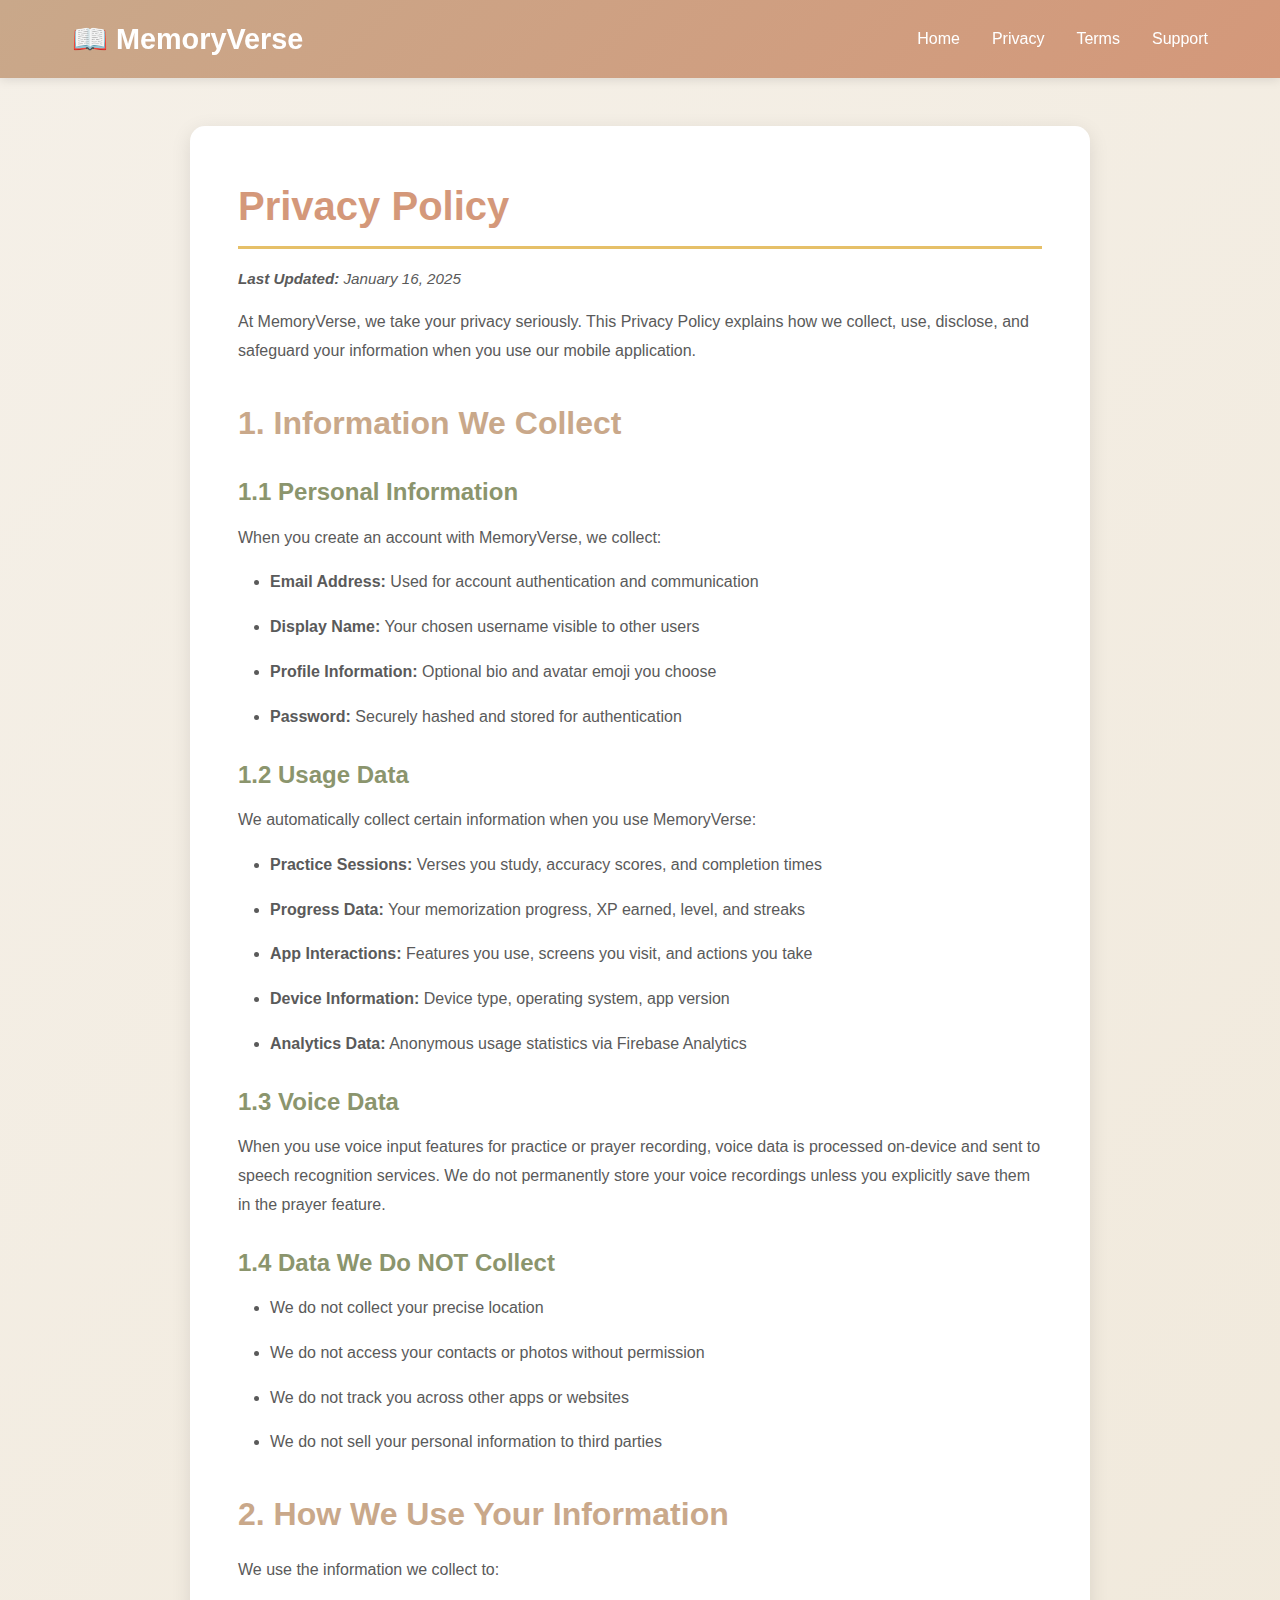
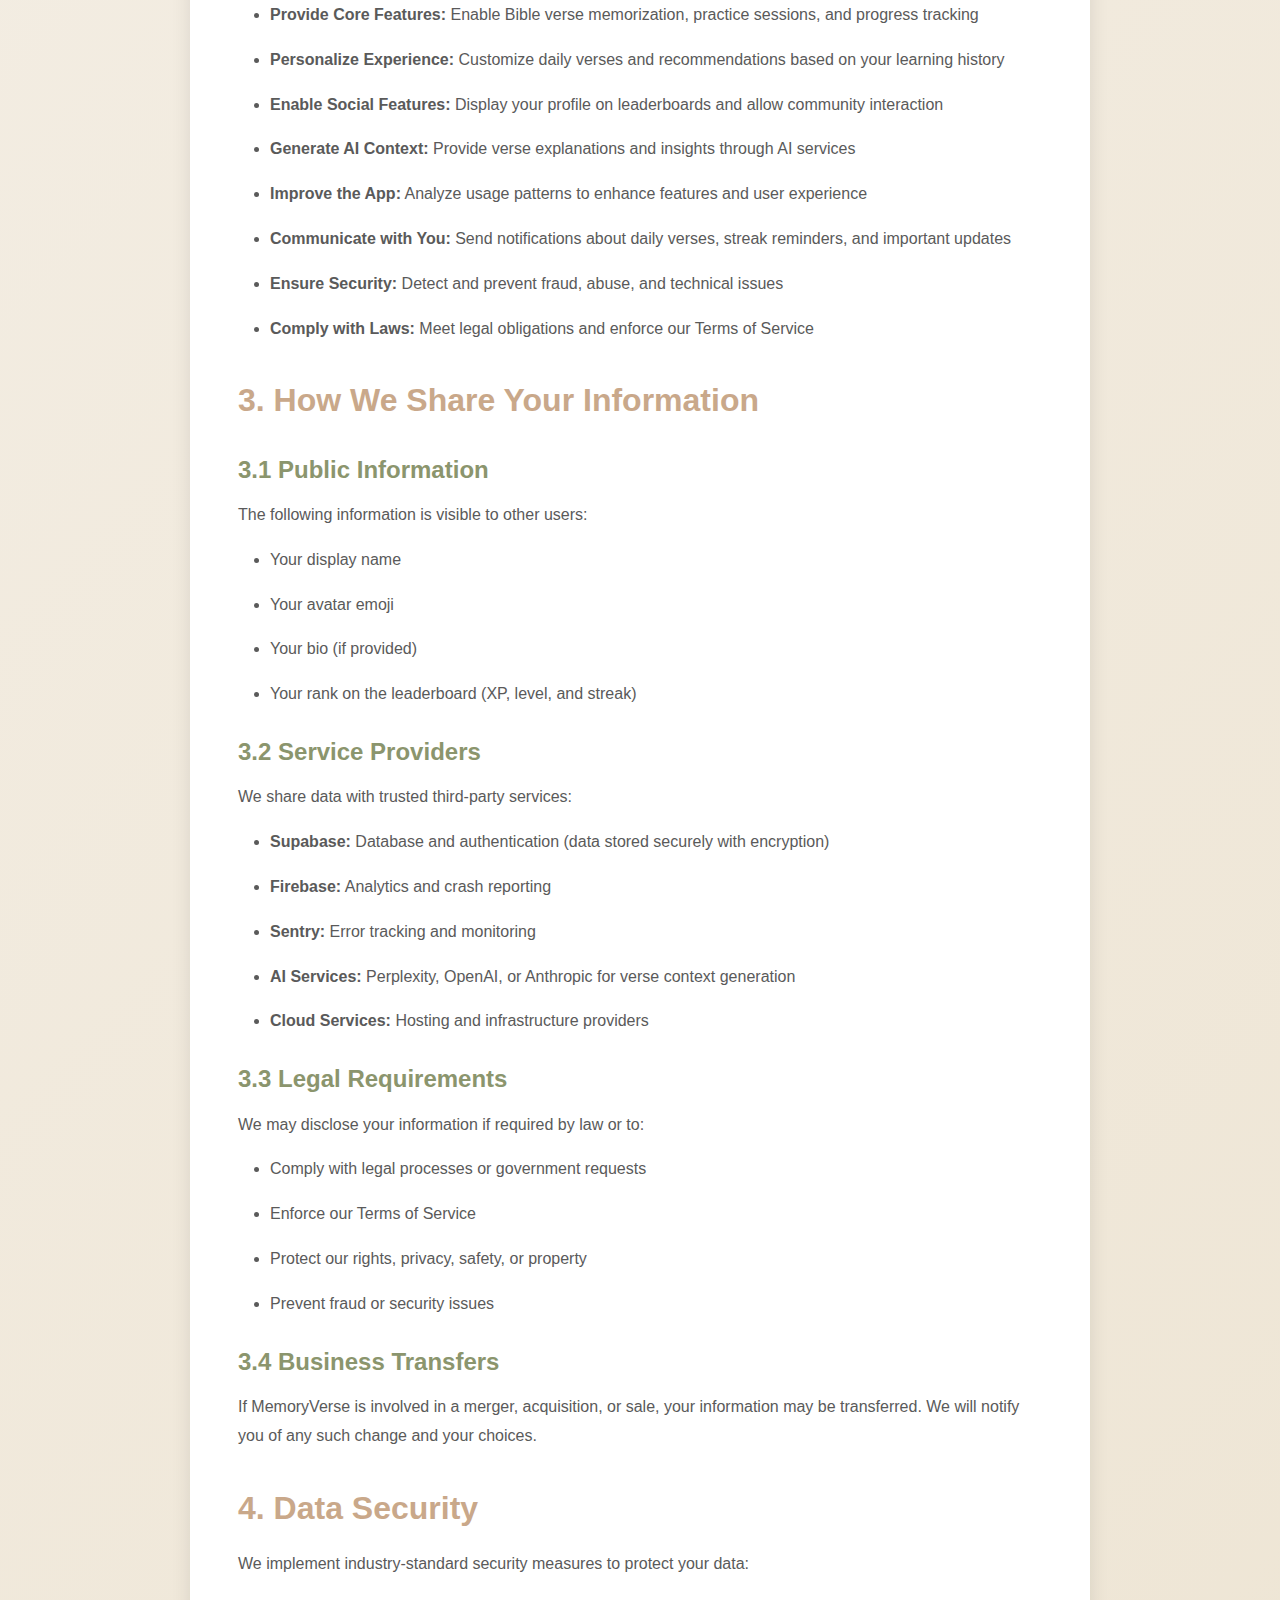
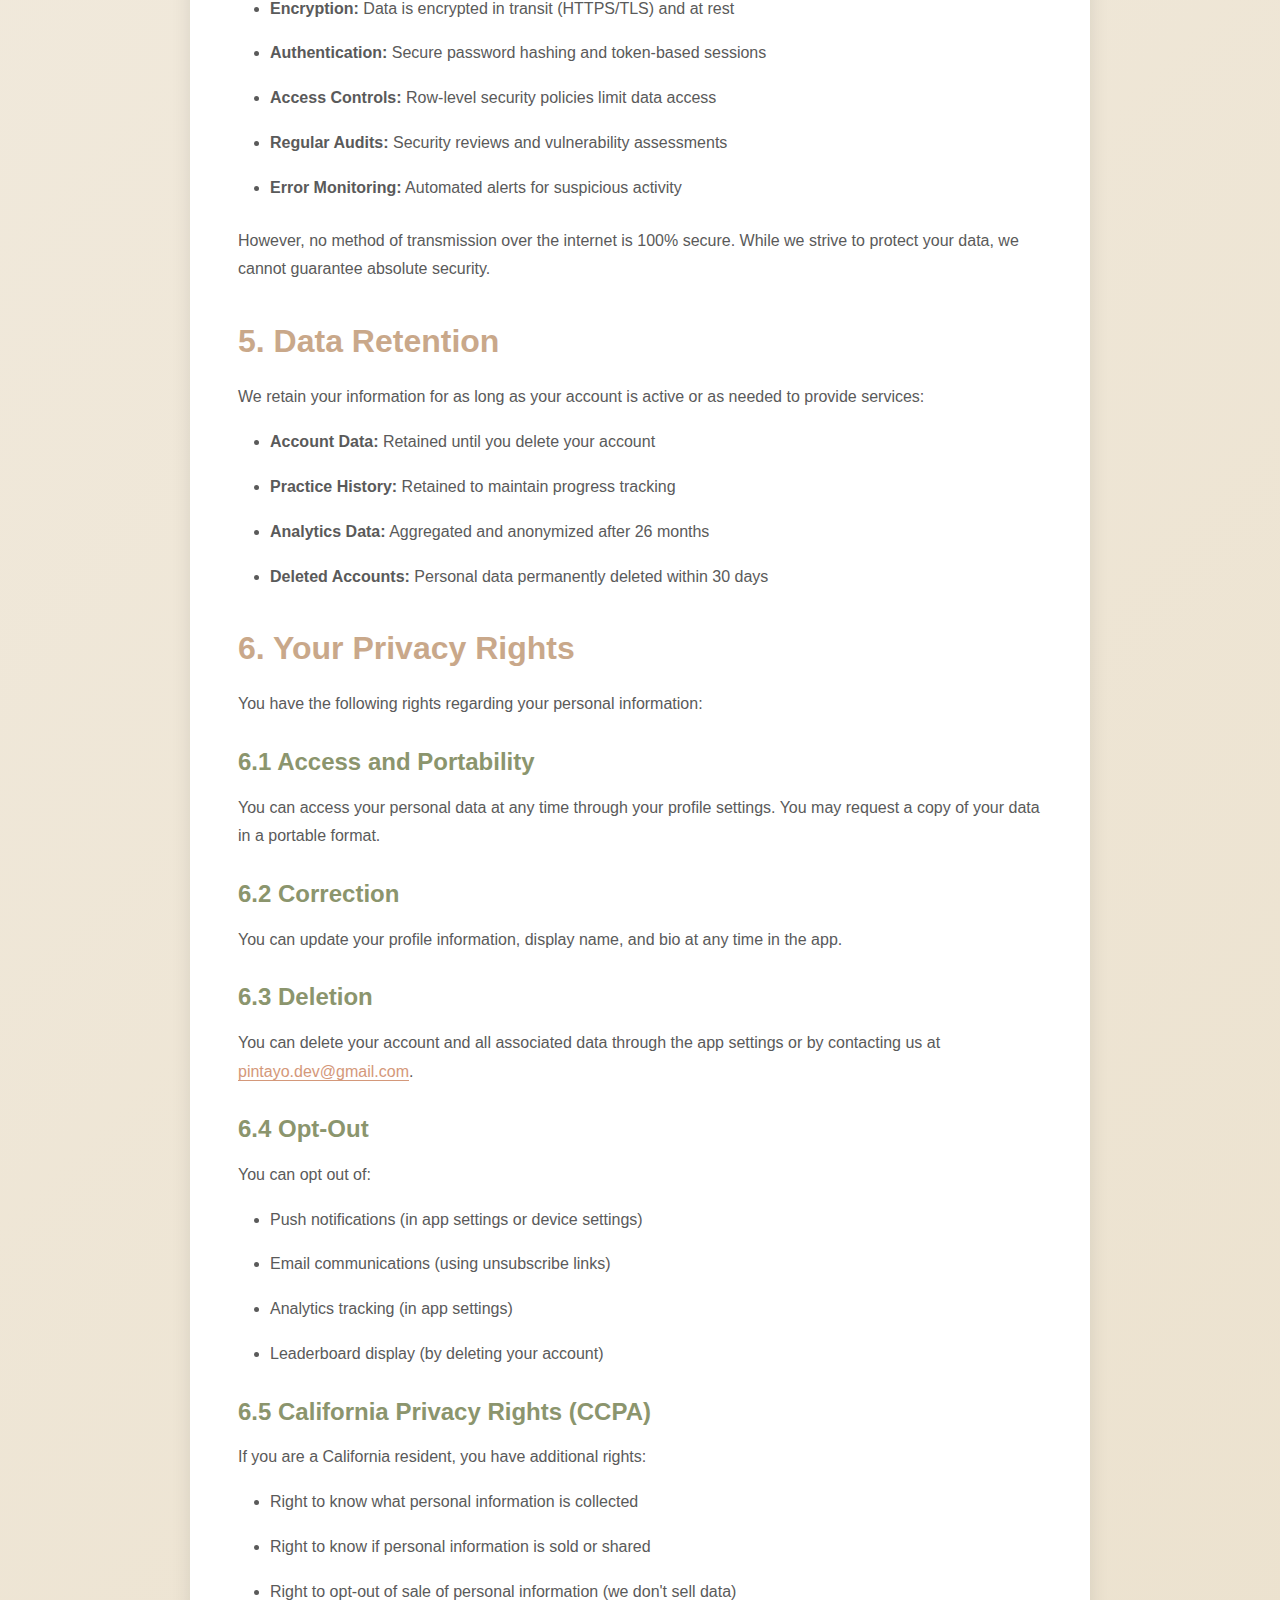
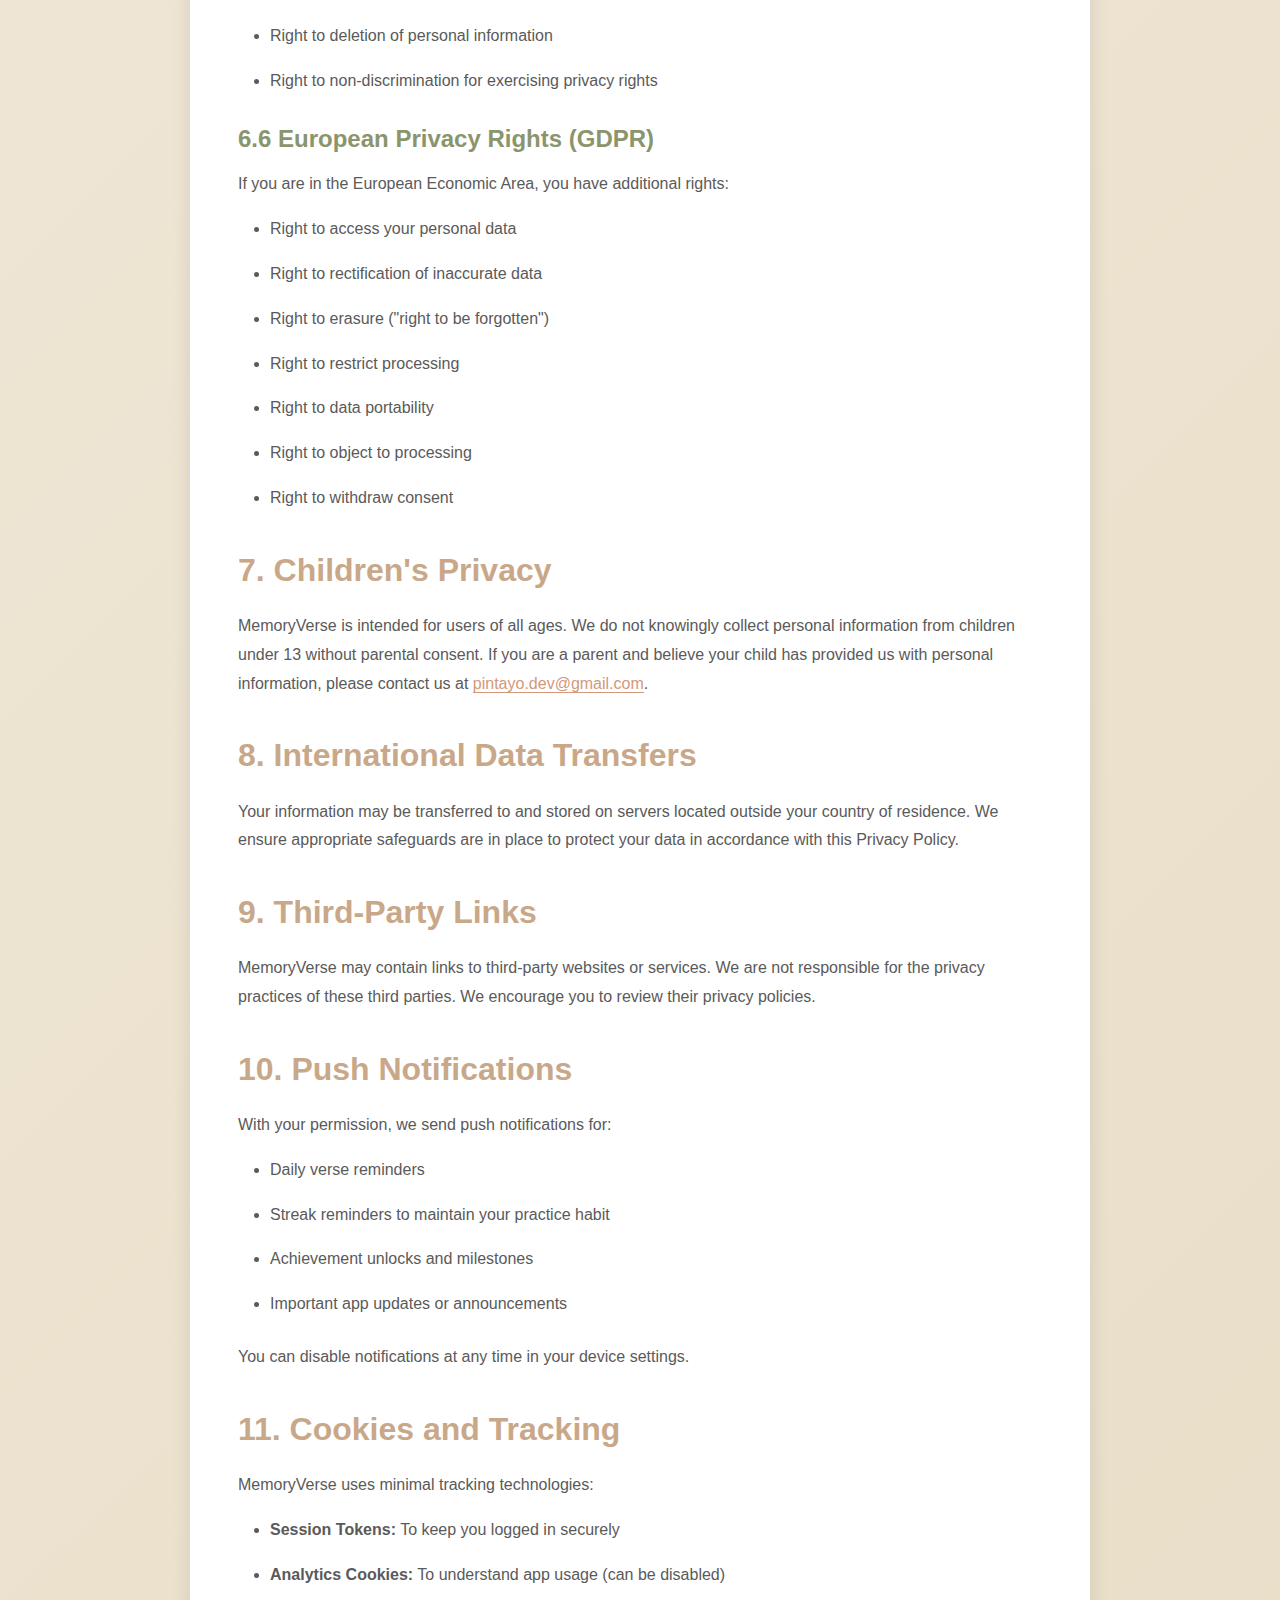
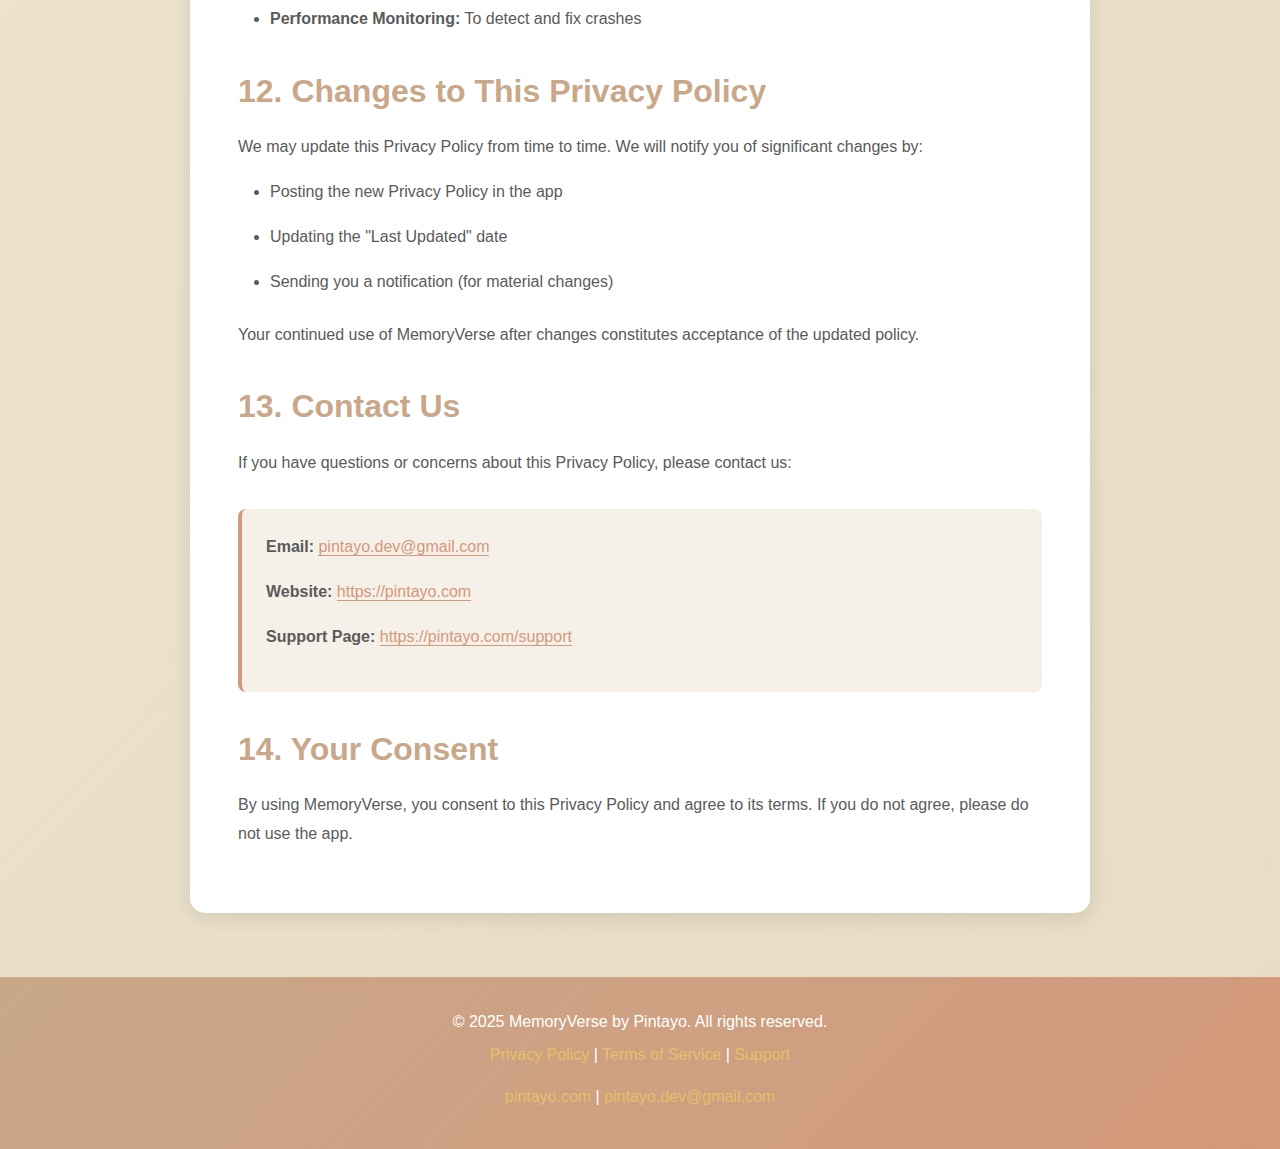
<file: privacy.html>
<!DOCTYPE html>
<html lang="en">
<head>
    <meta charset="UTF-8">
    <meta name="viewport" content="width=device-width, initial-scale=1.0">
    <meta name="description" content="Privacy Policy for MemoryVerse - Learn how we protect your data and respect your privacy.">
    <title>Privacy Policy - MemoryVerse</title>
    <link rel="stylesheet" href="styles.css">
</head>
<body>
    <header>
        <nav>
            <a href="index.html" class="logo">📖 MemoryVerse</a>
            <ul>
                <li><a href="index.html">Home</a></li>
                <li><a href="privacy.html">Privacy</a></li>
                <li><a href="terms.html">Terms</a></li>
                <li><a href="support.html">Support</a></li>
            </ul>
        </nav>
    </header>

    <main>
        <div class="container">
            <h1>Privacy Policy</h1>
            <p class="last-updated"><strong>Last Updated:</strong> January 16, 2025</p>

            <p>
                At MemoryVerse, we take your privacy seriously. This Privacy Policy explains how we collect,
                use, disclose, and safeguard your information when you use our mobile application.
            </p>

            <h2>1. Information We Collect</h2>

            <h3>1.1 Personal Information</h3>
            <p>When you create an account with MemoryVerse, we collect:</p>
            <ul>
                <li><strong>Email Address:</strong> Used for account authentication and communication</li>
                <li><strong>Display Name:</strong> Your chosen username visible to other users</li>
                <li><strong>Profile Information:</strong> Optional bio and avatar emoji you choose</li>
                <li><strong>Password:</strong> Securely hashed and stored for authentication</li>
            </ul>

            <h3>1.2 Usage Data</h3>
            <p>We automatically collect certain information when you use MemoryVerse:</p>
            <ul>
                <li><strong>Practice Sessions:</strong> Verses you study, accuracy scores, and completion times</li>
                <li><strong>Progress Data:</strong> Your memorization progress, XP earned, level, and streaks</li>
                <li><strong>App Interactions:</strong> Features you use, screens you visit, and actions you take</li>
                <li><strong>Device Information:</strong> Device type, operating system, app version</li>
                <li><strong>Analytics Data:</strong> Anonymous usage statistics via Firebase Analytics</li>
            </ul>

            <h3>1.3 Voice Data</h3>
            <p>
                When you use voice input features for practice or prayer recording, voice data is processed
                on-device and sent to speech recognition services. We do not permanently store your voice
                recordings unless you explicitly save them in the prayer feature.
            </p>

            <h3>1.4 Data We Do NOT Collect</h3>
            <ul>
                <li>We do not collect your precise location</li>
                <li>We do not access your contacts or photos without permission</li>
                <li>We do not track you across other apps or websites</li>
                <li>We do not sell your personal information to third parties</li>
            </ul>

            <h2>2. How We Use Your Information</h2>

            <p>We use the information we collect to:</p>
            <ul>
                <li><strong>Provide Core Features:</strong> Enable Bible verse memorization, practice sessions, and progress tracking</li>
                <li><strong>Personalize Experience:</strong> Customize daily verses and recommendations based on your learning history</li>
                <li><strong>Enable Social Features:</strong> Display your profile on leaderboards and allow community interaction</li>
                <li><strong>Generate AI Context:</strong> Provide verse explanations and insights through AI services</li>
                <li><strong>Improve the App:</strong> Analyze usage patterns to enhance features and user experience</li>
                <li><strong>Communicate with You:</strong> Send notifications about daily verses, streak reminders, and important updates</li>
                <li><strong>Ensure Security:</strong> Detect and prevent fraud, abuse, and technical issues</li>
                <li><strong>Comply with Laws:</strong> Meet legal obligations and enforce our Terms of Service</li>
            </ul>

            <h2>3. How We Share Your Information</h2>

            <h3>3.1 Public Information</h3>
            <p>The following information is visible to other users:</p>
            <ul>
                <li>Your display name</li>
                <li>Your avatar emoji</li>
                <li>Your bio (if provided)</li>
                <li>Your rank on the leaderboard (XP, level, and streak)</li>
            </ul>

            <h3>3.2 Service Providers</h3>
            <p>We share data with trusted third-party services:</p>
            <ul>
                <li><strong>Supabase:</strong> Database and authentication (data stored securely with encryption)</li>
                <li><strong>Firebase:</strong> Analytics and crash reporting</li>
                <li><strong>Sentry:</strong> Error tracking and monitoring</li>
                <li><strong>AI Services:</strong> Perplexity, OpenAI, or Anthropic for verse context generation</li>
                <li><strong>Cloud Services:</strong> Hosting and infrastructure providers</li>
            </ul>

            <h3>3.3 Legal Requirements</h3>
            <p>We may disclose your information if required by law or to:</p>
            <ul>
                <li>Comply with legal processes or government requests</li>
                <li>Enforce our Terms of Service</li>
                <li>Protect our rights, privacy, safety, or property</li>
                <li>Prevent fraud or security issues</li>
            </ul>

            <h3>3.4 Business Transfers</h3>
            <p>
                If MemoryVerse is involved in a merger, acquisition, or sale, your information may be
                transferred. We will notify you of any such change and your choices.
            </p>

            <h2>4. Data Security</h2>

            <p>We implement industry-standard security measures to protect your data:</p>
            <ul>
                <li><strong>Encryption:</strong> Data is encrypted in transit (HTTPS/TLS) and at rest</li>
                <li><strong>Authentication:</strong> Secure password hashing and token-based sessions</li>
                <li><strong>Access Controls:</strong> Row-level security policies limit data access</li>
                <li><strong>Regular Audits:</strong> Security reviews and vulnerability assessments</li>
                <li><strong>Error Monitoring:</strong> Automated alerts for suspicious activity</li>
            </ul>

            <p>
                However, no method of transmission over the internet is 100% secure. While we strive to
                protect your data, we cannot guarantee absolute security.
            </p>

            <h2>5. Data Retention</h2>

            <p>We retain your information for as long as your account is active or as needed to provide services:</p>
            <ul>
                <li><strong>Account Data:</strong> Retained until you delete your account</li>
                <li><strong>Practice History:</strong> Retained to maintain progress tracking</li>
                <li><strong>Analytics Data:</strong> Aggregated and anonymized after 26 months</li>
                <li><strong>Deleted Accounts:</strong> Personal data permanently deleted within 30 days</li>
            </ul>

            <h2>6. Your Privacy Rights</h2>

            <p>You have the following rights regarding your personal information:</p>

            <h3>6.1 Access and Portability</h3>
            <p>
                You can access your personal data at any time through your profile settings. You may
                request a copy of your data in a portable format.
            </p>

            <h3>6.2 Correction</h3>
            <p>You can update your profile information, display name, and bio at any time in the app.</p>

            <h3>6.3 Deletion</h3>
            <p>
                You can delete your account and all associated data through the app settings or by
                contacting us at <a href="mailto:pintayo.dev@gmail.com">pintayo.dev@gmail.com</a>.
            </p>

            <h3>6.4 Opt-Out</h3>
            <p>You can opt out of:</p>
            <ul>
                <li>Push notifications (in app settings or device settings)</li>
                <li>Email communications (using unsubscribe links)</li>
                <li>Analytics tracking (in app settings)</li>
                <li>Leaderboard display (by deleting your account)</li>
            </ul>

            <h3>6.5 California Privacy Rights (CCPA)</h3>
            <p>If you are a California resident, you have additional rights:</p>
            <ul>
                <li>Right to know what personal information is collected</li>
                <li>Right to know if personal information is sold or shared</li>
                <li>Right to opt-out of sale of personal information (we don't sell data)</li>
                <li>Right to deletion of personal information</li>
                <li>Right to non-discrimination for exercising privacy rights</li>
            </ul>

            <h3>6.6 European Privacy Rights (GDPR)</h3>
            <p>If you are in the European Economic Area, you have additional rights:</p>
            <ul>
                <li>Right to access your personal data</li>
                <li>Right to rectification of inaccurate data</li>
                <li>Right to erasure ("right to be forgotten")</li>
                <li>Right to restrict processing</li>
                <li>Right to data portability</li>
                <li>Right to object to processing</li>
                <li>Right to withdraw consent</li>
            </ul>

            <h2>7. Children's Privacy</h2>

            <p>
                MemoryVerse is intended for users of all ages. We do not knowingly collect personal
                information from children under 13 without parental consent. If you are a parent and
                believe your child has provided us with personal information, please contact us at
                <a href="mailto:pintayo.dev@gmail.com">pintayo.dev@gmail.com</a>.
            </p>

            <h2>8. International Data Transfers</h2>

            <p>
                Your information may be transferred to and stored on servers located outside your
                country of residence. We ensure appropriate safeguards are in place to protect your
                data in accordance with this Privacy Policy.
            </p>

            <h2>9. Third-Party Links</h2>

            <p>
                MemoryVerse may contain links to third-party websites or services. We are not responsible
                for the privacy practices of these third parties. We encourage you to review their
                privacy policies.
            </p>

            <h2>10. Push Notifications</h2>

            <p>
                With your permission, we send push notifications for:
            </p>
            <ul>
                <li>Daily verse reminders</li>
                <li>Streak reminders to maintain your practice habit</li>
                <li>Achievement unlocks and milestones</li>
                <li>Important app updates or announcements</li>
            </ul>
            <p>You can disable notifications at any time in your device settings.</p>

            <h2>11. Cookies and Tracking</h2>

            <p>
                MemoryVerse uses minimal tracking technologies:
            </p>
            <ul>
                <li><strong>Session Tokens:</strong> To keep you logged in securely</li>
                <li><strong>Analytics Cookies:</strong> To understand app usage (can be disabled)</li>
                <li><strong>Performance Monitoring:</strong> To detect and fix crashes</li>
            </ul>

            <h2>12. Changes to This Privacy Policy</h2>

            <p>
                We may update this Privacy Policy from time to time. We will notify you of significant
                changes by:
            </p>
            <ul>
                <li>Posting the new Privacy Policy in the app</li>
                <li>Updating the "Last Updated" date</li>
                <li>Sending you a notification (for material changes)</li>
            </ul>
            <p>
                Your continued use of MemoryVerse after changes constitutes acceptance of the updated policy.
            </p>

            <h2>13. Contact Us</h2>

            <p>If you have questions or concerns about this Privacy Policy, please contact us:</p>

            <div class="highlight-box">
                <p><strong>Email:</strong> <a href="mailto:pintayo.dev@gmail.com">pintayo.dev@gmail.com</a></p>
                <p><strong>Website:</strong> <a href="https://pintayo.com">https://pintayo.com</a></p>
                <p><strong>Support Page:</strong> <a href="support.html">https://pintayo.com/support</a></p>
            </div>

            <h2>14. Your Consent</h2>

            <p>
                By using MemoryVerse, you consent to this Privacy Policy and agree to its terms.
                If you do not agree, please do not use the app.
            </p>
        </div>
    </main>

    <footer>
        <p>&copy; 2025 MemoryVerse by Pintayo. All rights reserved.</p>
        <p>
            <a href="privacy.html">Privacy Policy</a> |
            <a href="terms.html">Terms of Service</a> |
            <a href="support.html">Support</a>
        </p>
        <p style="margin-top: 1rem;">
            <a href="https://pintayo.com">pintayo.com</a> |
            <a href="mailto:pintayo.dev@gmail.com">pintayo.dev@gmail.com</a>
        </p>
    </footer>
</body>
</html>
</file>
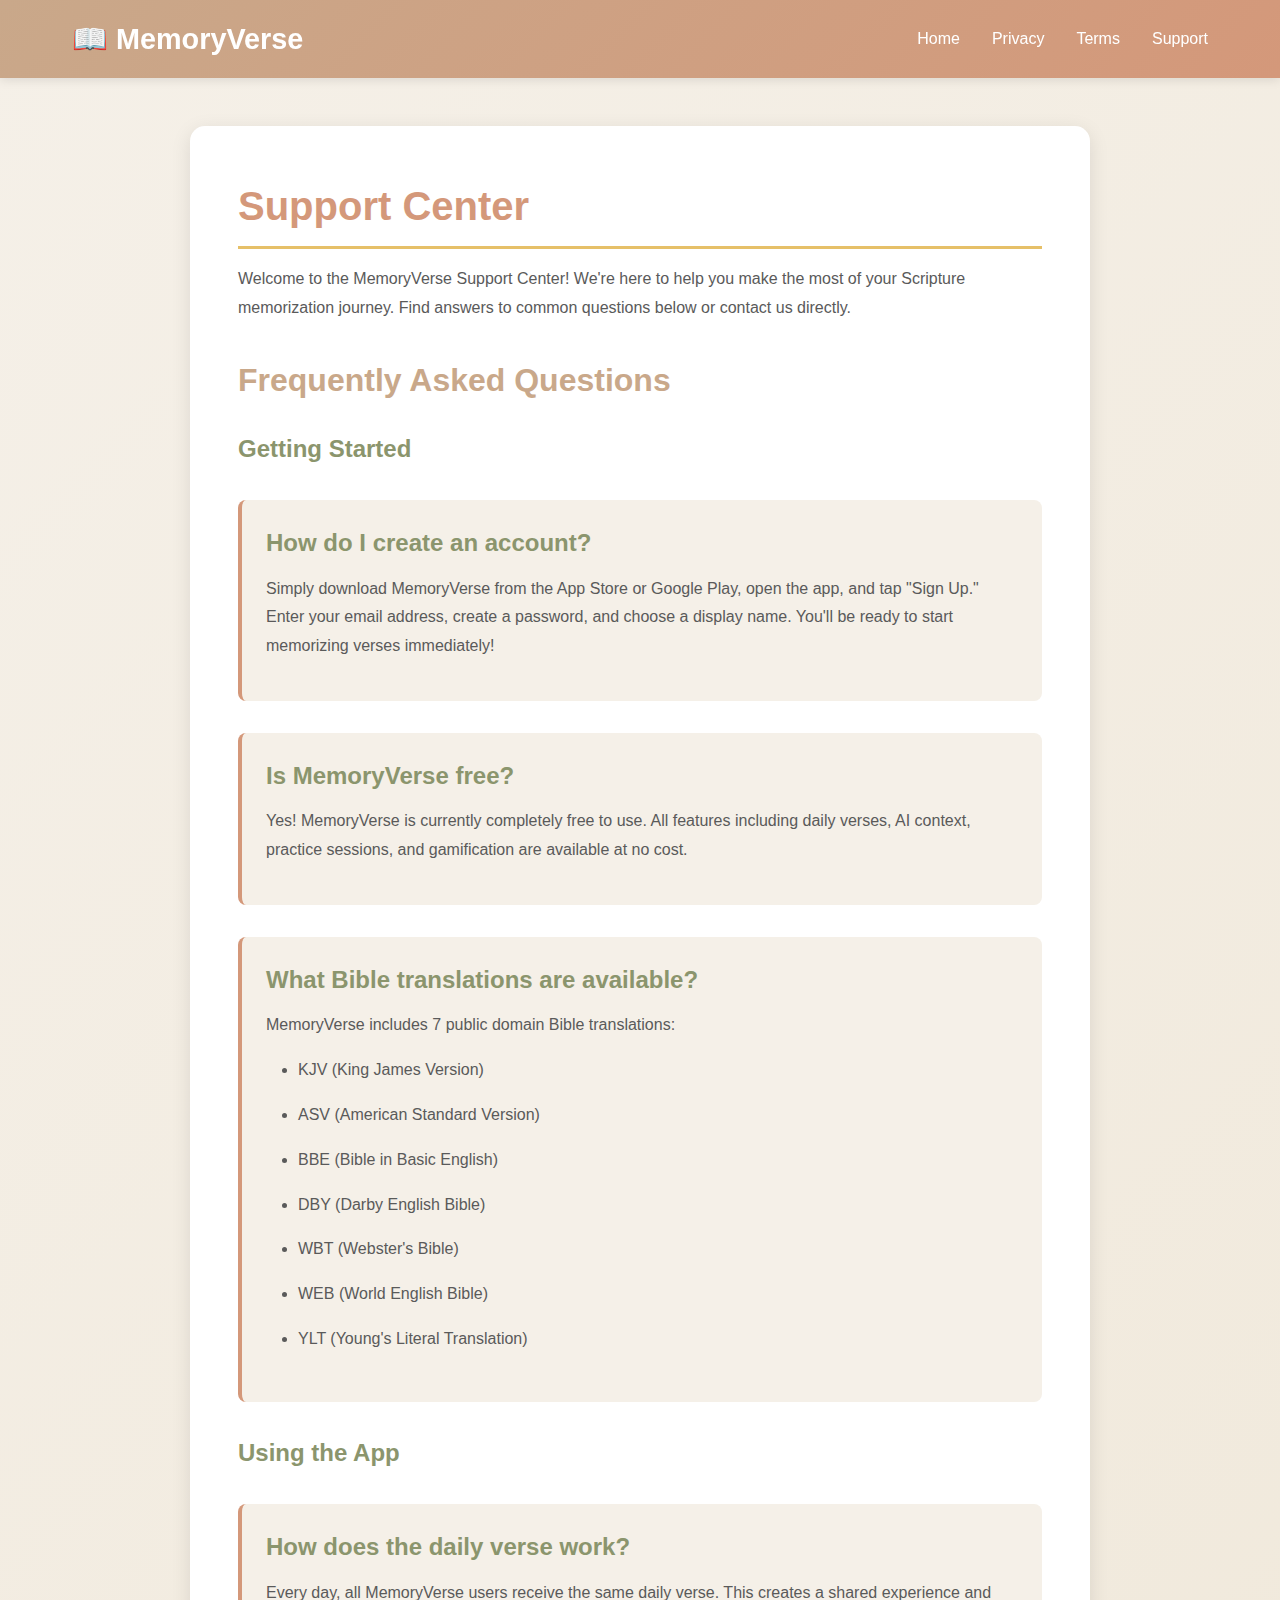
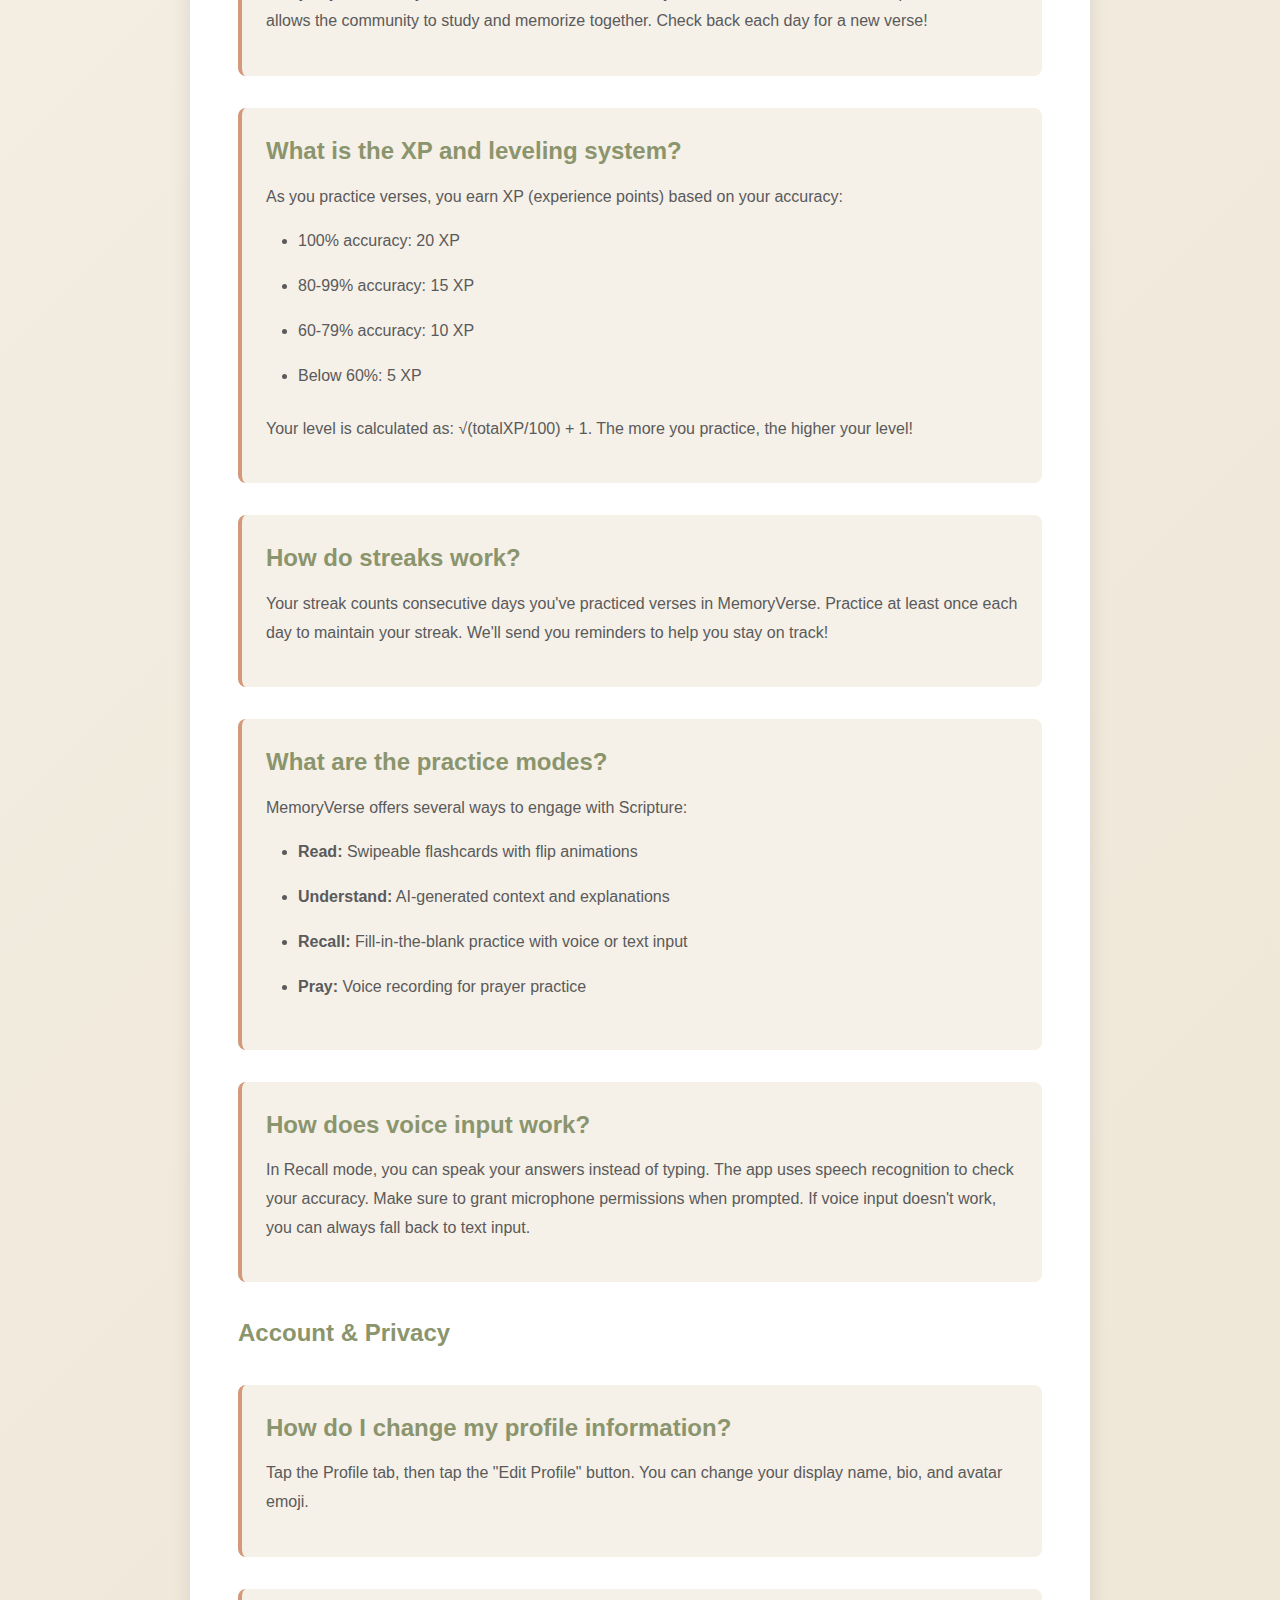
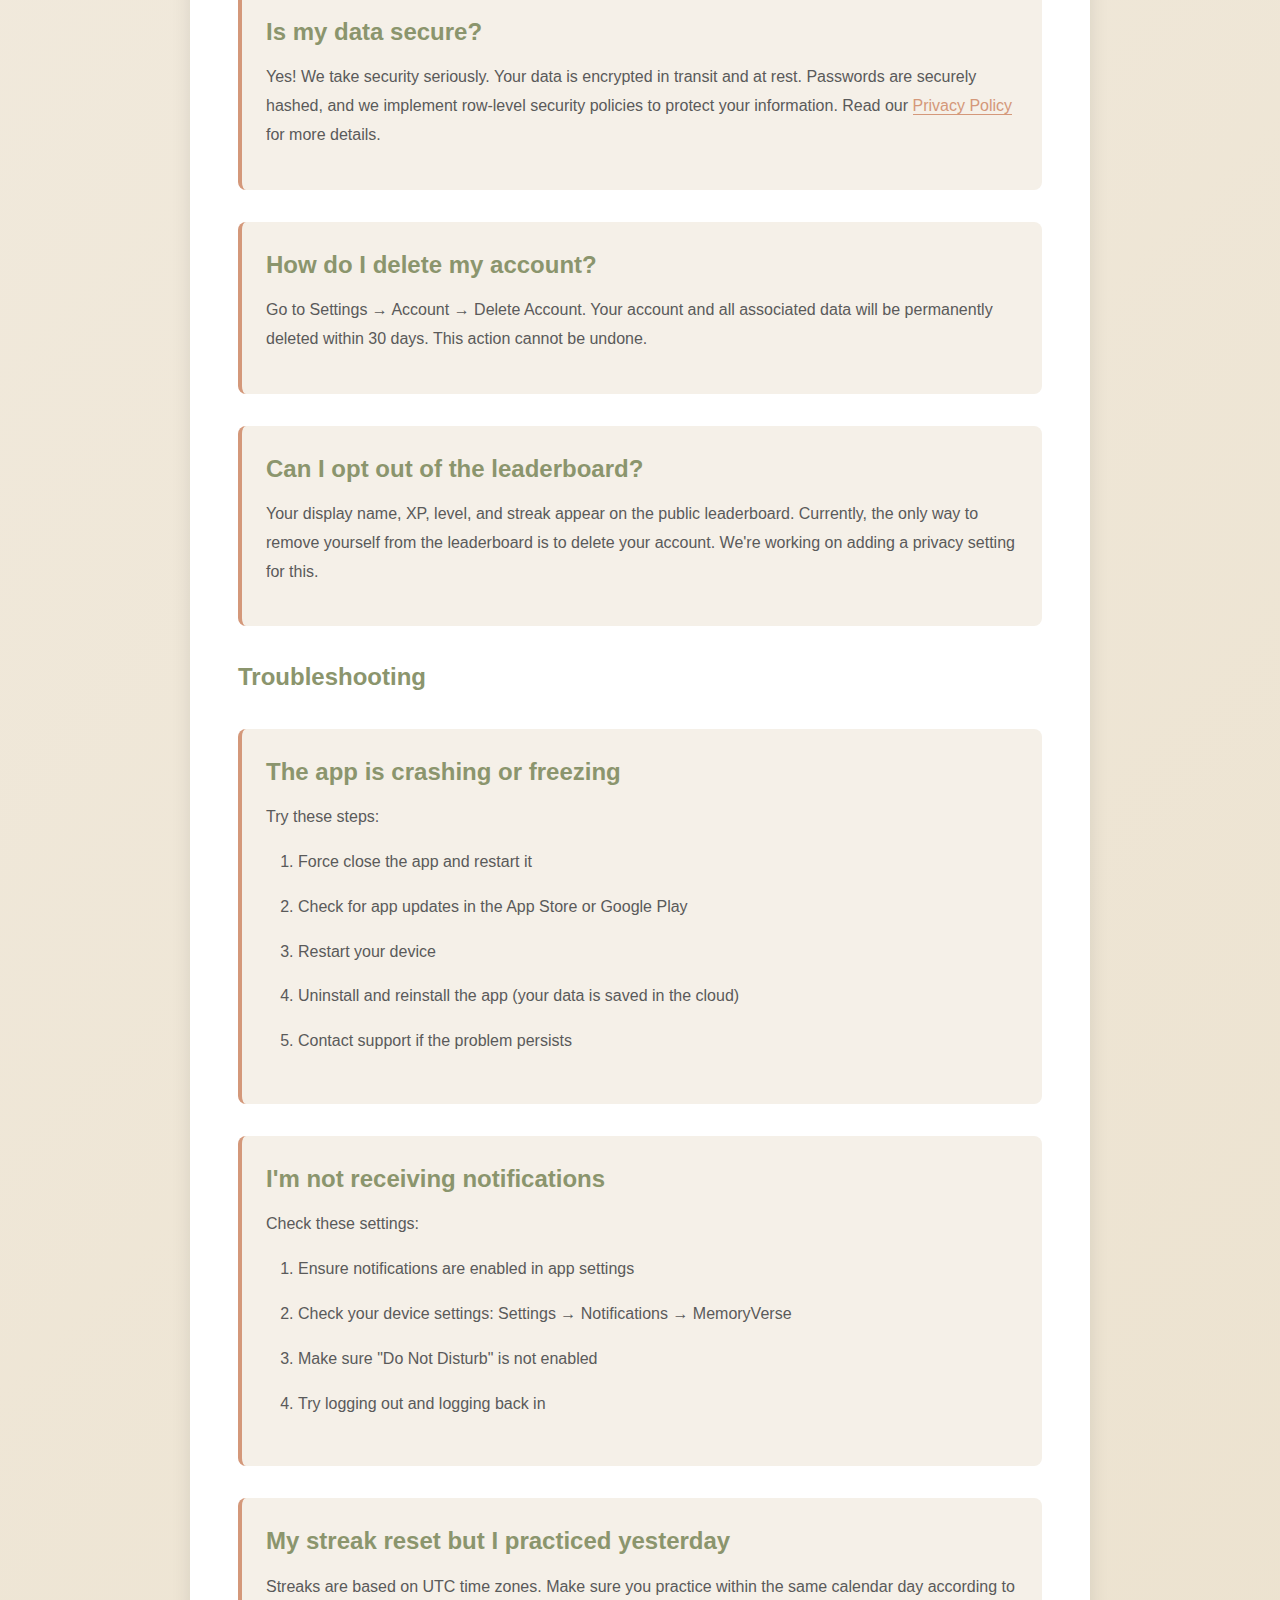
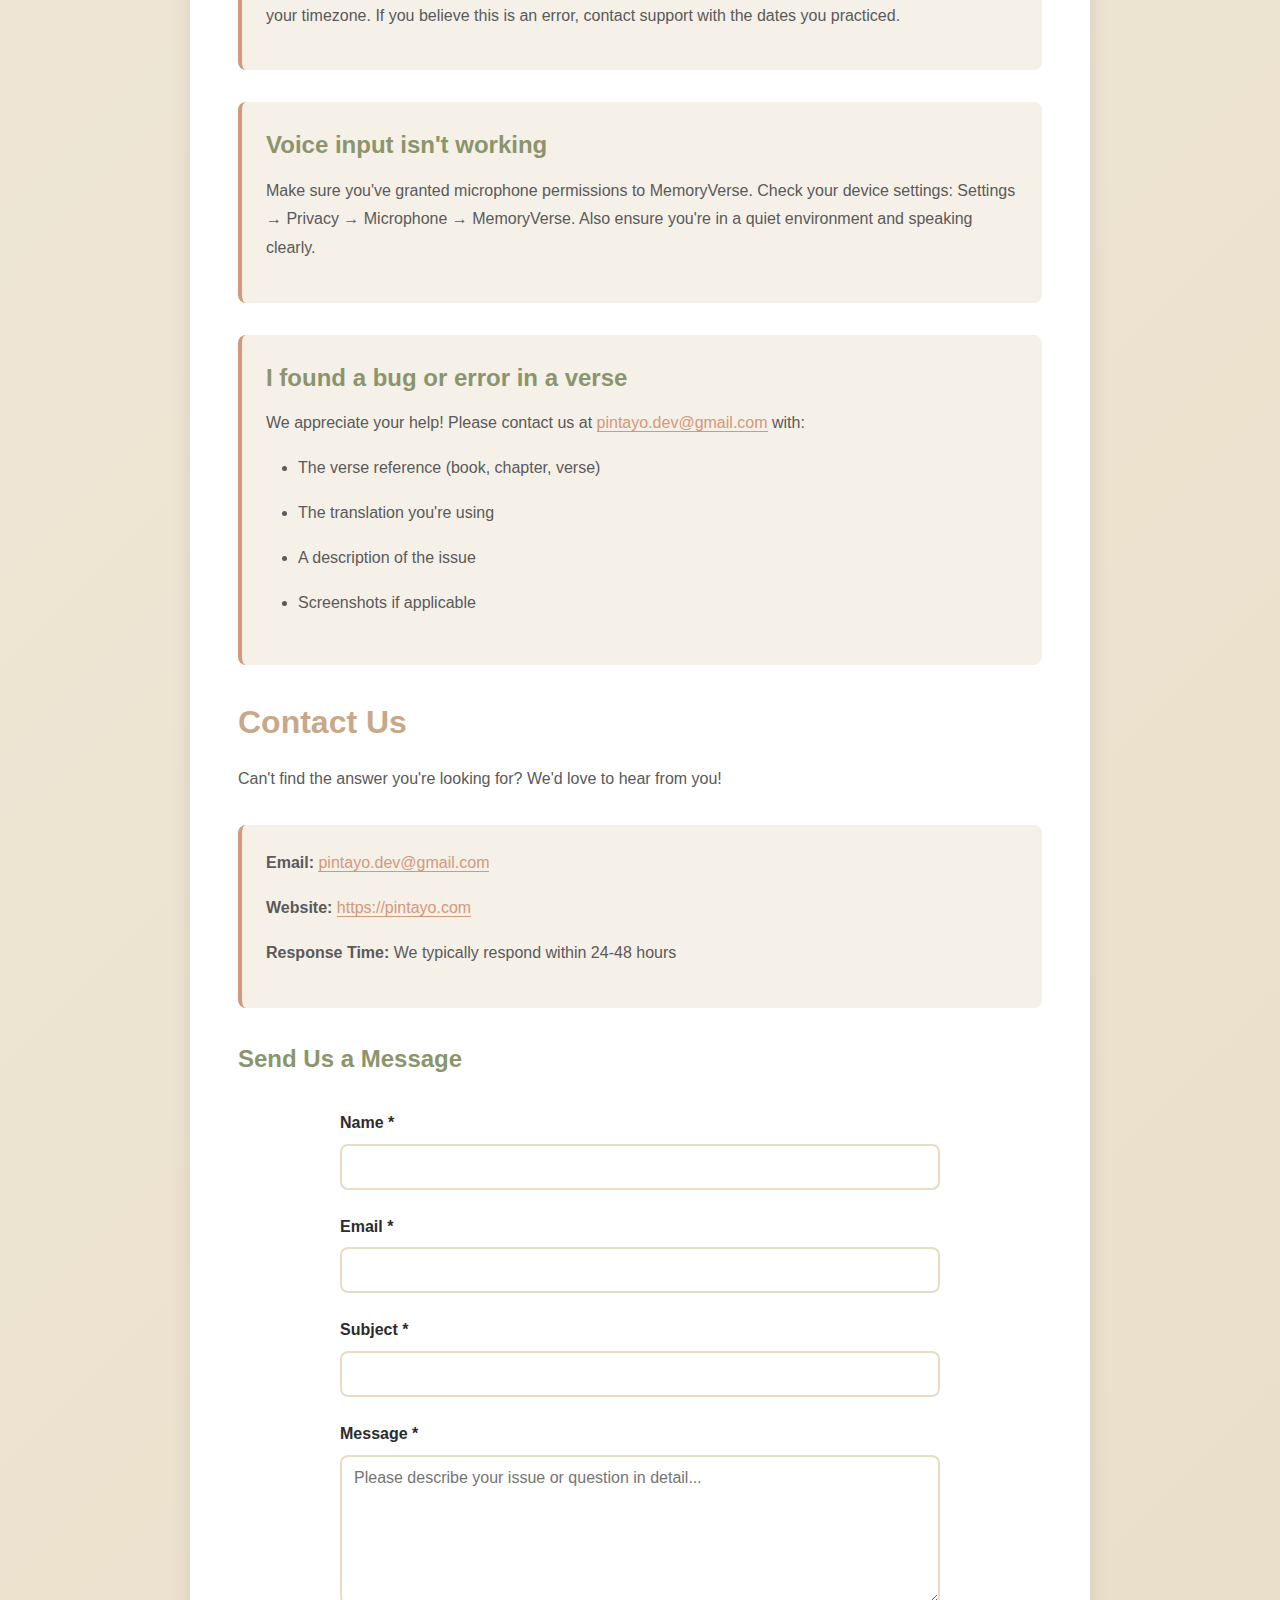
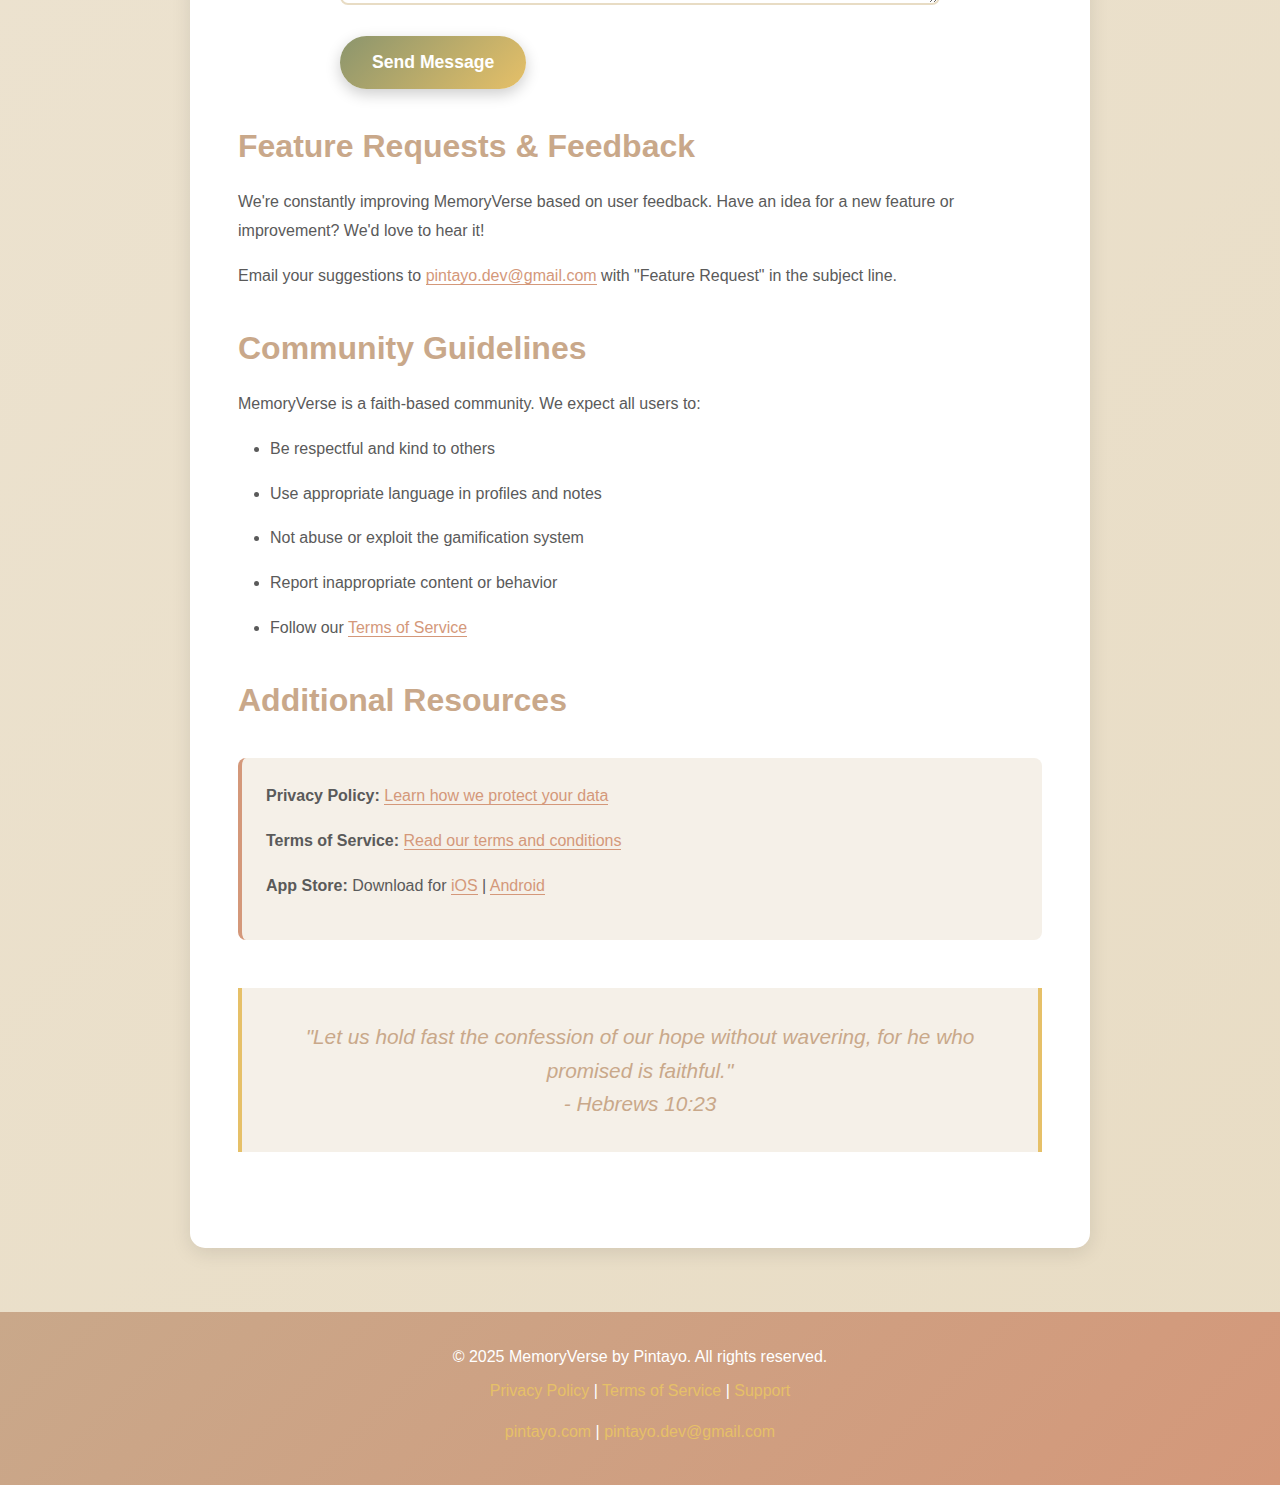
<file: support.html>
<!DOCTYPE html>
<html lang="en">
<head>
    <meta charset="UTF-8">
    <meta name="viewport" content="width=device-width, initial-scale=1.0">
    <meta name="description" content="Get support for MemoryVerse - Contact us, FAQs, and troubleshooting help.">
    <title>Support - MemoryVerse</title>
    <link rel="stylesheet" href="styles.css">
</head>
<body>
    <header>
        <nav>
            <a href="index.html" class="logo">📖 MemoryVerse</a>
            <ul>
                <li><a href="index.html">Home</a></li>
                <li><a href="privacy.html">Privacy</a></li>
                <li><a href="terms.html">Terms</a></li>
                <li><a href="support.html">Support</a></li>
            </ul>
        </nav>
    </header>

    <main>
        <div class="container">
            <h1>Support Center</h1>
            <p>
                Welcome to the MemoryVerse Support Center! We're here to help you make the most
                of your Scripture memorization journey. Find answers to common questions below
                or contact us directly.
            </p>

            <h2>Frequently Asked Questions</h2>

            <h3>Getting Started</h3>

            <div class="highlight-box">
                <h3>How do I create an account?</h3>
                <p>
                    Simply download MemoryVerse from the App Store or Google Play, open the app,
                    and tap "Sign Up." Enter your email address, create a password, and choose
                    a display name. You'll be ready to start memorizing verses immediately!
                </p>
            </div>

            <div class="highlight-box">
                <h3>Is MemoryVerse free?</h3>
                <p>
                    Yes! MemoryVerse is currently completely free to use. All features including
                    daily verses, AI context, practice sessions, and gamification are available
                    at no cost.
                </p>
            </div>

            <div class="highlight-box">
                <h3>What Bible translations are available?</h3>
                <p>
                    MemoryVerse includes 7 public domain Bible translations:
                </p>
                <ul>
                    <li>KJV (King James Version)</li>
                    <li>ASV (American Standard Version)</li>
                    <li>BBE (Bible in Basic English)</li>
                    <li>DBY (Darby English Bible)</li>
                    <li>WBT (Webster's Bible)</li>
                    <li>WEB (World English Bible)</li>
                    <li>YLT (Young's Literal Translation)</li>
                </ul>
            </div>

            <h3>Using the App</h3>

            <div class="highlight-box">
                <h3>How does the daily verse work?</h3>
                <p>
                    Every day, all MemoryVerse users receive the same daily verse. This creates
                    a shared experience and allows the community to study and memorize together.
                    Check back each day for a new verse!
                </p>
            </div>

            <div class="highlight-box">
                <h3>What is the XP and leveling system?</h3>
                <p>
                    As you practice verses, you earn XP (experience points) based on your accuracy:
                </p>
                <ul>
                    <li>100% accuracy: 20 XP</li>
                    <li>80-99% accuracy: 15 XP</li>
                    <li>60-79% accuracy: 10 XP</li>
                    <li>Below 60%: 5 XP</li>
                </ul>
                <p>
                    Your level is calculated as: √(totalXP/100) + 1. The more you practice,
                    the higher your level!
                </p>
            </div>

            <div class="highlight-box">
                <h3>How do streaks work?</h3>
                <p>
                    Your streak counts consecutive days you've practiced verses in MemoryVerse.
                    Practice at least once each day to maintain your streak. We'll send you
                    reminders to help you stay on track!
                </p>
            </div>

            <div class="highlight-box">
                <h3>What are the practice modes?</h3>
                <p>
                    MemoryVerse offers several ways to engage with Scripture:
                </p>
                <ul>
                    <li><strong>Read:</strong> Swipeable flashcards with flip animations</li>
                    <li><strong>Understand:</strong> AI-generated context and explanations</li>
                    <li><strong>Recall:</strong> Fill-in-the-blank practice with voice or text input</li>
                    <li><strong>Pray:</strong> Voice recording for prayer practice</li>
                </ul>
            </div>

            <div class="highlight-box">
                <h3>How does voice input work?</h3>
                <p>
                    In Recall mode, you can speak your answers instead of typing. The app uses
                    speech recognition to check your accuracy. Make sure to grant microphone
                    permissions when prompted. If voice input doesn't work, you can always
                    fall back to text input.
                </p>
            </div>

            <h3>Account & Privacy</h3>

            <div class="highlight-box">
                <h3>How do I change my profile information?</h3>
                <p>
                    Tap the Profile tab, then tap the "Edit Profile" button. You can change your
                    display name, bio, and avatar emoji.
                </p>
            </div>

            <div class="highlight-box">
                <h3>Is my data secure?</h3>
                <p>
                    Yes! We take security seriously. Your data is encrypted in transit and at rest.
                    Passwords are securely hashed, and we implement row-level security policies
                    to protect your information. Read our <a href="privacy.html">Privacy Policy</a>
                    for more details.
                </p>
            </div>

            <div class="highlight-box">
                <h3>How do I delete my account?</h3>
                <p>
                    Go to Settings → Account → Delete Account. Your account and all associated
                    data will be permanently deleted within 30 days. This action cannot be undone.
                </p>
            </div>

            <div class="highlight-box">
                <h3>Can I opt out of the leaderboard?</h3>
                <p>
                    Your display name, XP, level, and streak appear on the public leaderboard.
                    Currently, the only way to remove yourself from the leaderboard is to delete
                    your account. We're working on adding a privacy setting for this.
                </p>
            </div>

            <h3>Troubleshooting</h3>

            <div class="highlight-box">
                <h3>The app is crashing or freezing</h3>
                <p>Try these steps:</p>
                <ol>
                    <li>Force close the app and restart it</li>
                    <li>Check for app updates in the App Store or Google Play</li>
                    <li>Restart your device</li>
                    <li>Uninstall and reinstall the app (your data is saved in the cloud)</li>
                    <li>Contact support if the problem persists</li>
                </ol>
            </div>

            <div class="highlight-box">
                <h3>I'm not receiving notifications</h3>
                <p>Check these settings:</p>
                <ol>
                    <li>Ensure notifications are enabled in app settings</li>
                    <li>Check your device settings: Settings → Notifications → MemoryVerse</li>
                    <li>Make sure "Do Not Disturb" is not enabled</li>
                    <li>Try logging out and logging back in</li>
                </ol>
            </div>

            <div class="highlight-box">
                <h3>My streak reset but I practiced yesterday</h3>
                <p>
                    Streaks are based on UTC time zones. Make sure you practice within the same
                    calendar day according to your timezone. If you believe this is an error,
                    contact support with the dates you practiced.
                </p>
            </div>

            <div class="highlight-box">
                <h3>Voice input isn't working</h3>
                <p>
                    Make sure you've granted microphone permissions to MemoryVerse. Check your
                    device settings: Settings → Privacy → Microphone → MemoryVerse. Also ensure
                    you're in a quiet environment and speaking clearly.
                </p>
            </div>

            <div class="highlight-box">
                <h3>I found a bug or error in a verse</h3>
                <p>
                    We appreciate your help! Please contact us at
                    <a href="mailto:pintayo.dev@gmail.com">pintayo.dev@gmail.com</a> with:
                </p>
                <ul>
                    <li>The verse reference (book, chapter, verse)</li>
                    <li>The translation you're using</li>
                    <li>A description of the issue</li>
                    <li>Screenshots if applicable</li>
                </ul>
            </div>

            <h2>Contact Us</h2>

            <p>
                Can't find the answer you're looking for? We'd love to hear from you!
            </p>

            <div class="highlight-box">
                <p><strong>Email:</strong> <a href="mailto:pintayo.dev@gmail.com">pintayo.dev@gmail.com</a></p>
                <p><strong>Website:</strong> <a href="https://pintayo.com">https://pintayo.com</a></p>
                <p><strong>Response Time:</strong> We typically respond within 24-48 hours</p>
            </div>

            <h3>Send Us a Message</h3>

            <form class="contact-form" id="contactForm">
                <div class="form-group">
                    <label for="name">Name *</label>
                    <input type="text" id="name" name="name" required>
                </div>

                <div class="form-group">
                    <label for="email">Email *</label>
                    <input type="email" id="email" name="email" required>
                </div>

                <div class="form-group">
                    <label for="subject">Subject *</label>
                    <input type="text" id="subject" name="subject" required>
                </div>

                <div class="form-group">
                    <label for="message">Message *</label>
                    <textarea id="message" name="message" required placeholder="Please describe your issue or question in detail..."></textarea>
                </div>

                <button type="submit">Send Message</button>
            </form>

            <script>
                document.getElementById('contactForm').addEventListener('submit', function(e) {
                    e.preventDefault();

                    const name = document.getElementById('name').value;
                    const email = document.getElementById('email').value;
                    const subject = document.getElementById('subject').value;
                    const message = document.getElementById('message').value;

                    const mailtoLink = 'mailto:pintayo.dev@gmail.com' +
                        '?subject=' + encodeURIComponent(subject) +
                        '&body=' + encodeURIComponent(
                            'Name: ' + name + '\n' +
                            'Email: ' + email + '\n\n' +
                            'Message:\n' + message
                        );

                    window.location.href = mailtoLink;
                });
            </script>

            <h2>Feature Requests & Feedback</h2>

            <p>
                We're constantly improving MemoryVerse based on user feedback. Have an idea for
                a new feature or improvement? We'd love to hear it!
            </p>

            <p>
                Email your suggestions to <a href="mailto:pintayo.dev@gmail.com">pintayo.dev@gmail.com</a>
                with "Feature Request" in the subject line.
            </p>

            <h2>Community Guidelines</h2>

            <p>
                MemoryVerse is a faith-based community. We expect all users to:
            </p>
            <ul>
                <li>Be respectful and kind to others</li>
                <li>Use appropriate language in profiles and notes</li>
                <li>Not abuse or exploit the gamification system</li>
                <li>Report inappropriate content or behavior</li>
                <li>Follow our <a href="terms.html">Terms of Service</a></li>
            </ul>

            <h2>Additional Resources</h2>

            <div class="highlight-box">
                <p><strong>Privacy Policy:</strong> <a href="privacy.html">Learn how we protect your data</a></p>
                <p><strong>Terms of Service:</strong> <a href="terms.html">Read our terms and conditions</a></p>
                <p><strong>App Store:</strong> Download for <a href="#">iOS</a> | <a href="#">Android</a></p>
            </div>

            <div class="verse-quote">
                "Let us hold fast the confession of our hope without wavering,
                for he who promised is faithful."
                <br>- Hebrews 10:23
            </div>
        </div>
    </main>

    <footer>
        <p>&copy; 2025 MemoryVerse by Pintayo. All rights reserved.</p>
        <p>
            <a href="privacy.html">Privacy Policy</a> |
            <a href="terms.html">Terms of Service</a> |
            <a href="support.html">Support</a>
        </p>
        <p style="margin-top: 1rem;">
            <a href="https://pintayo.com">pintayo.com</a> |
            <a href="mailto:pintayo.dev@gmail.com">pintayo.dev@gmail.com</a>
        </p>
    </footer>
</body>
</html>
</file>
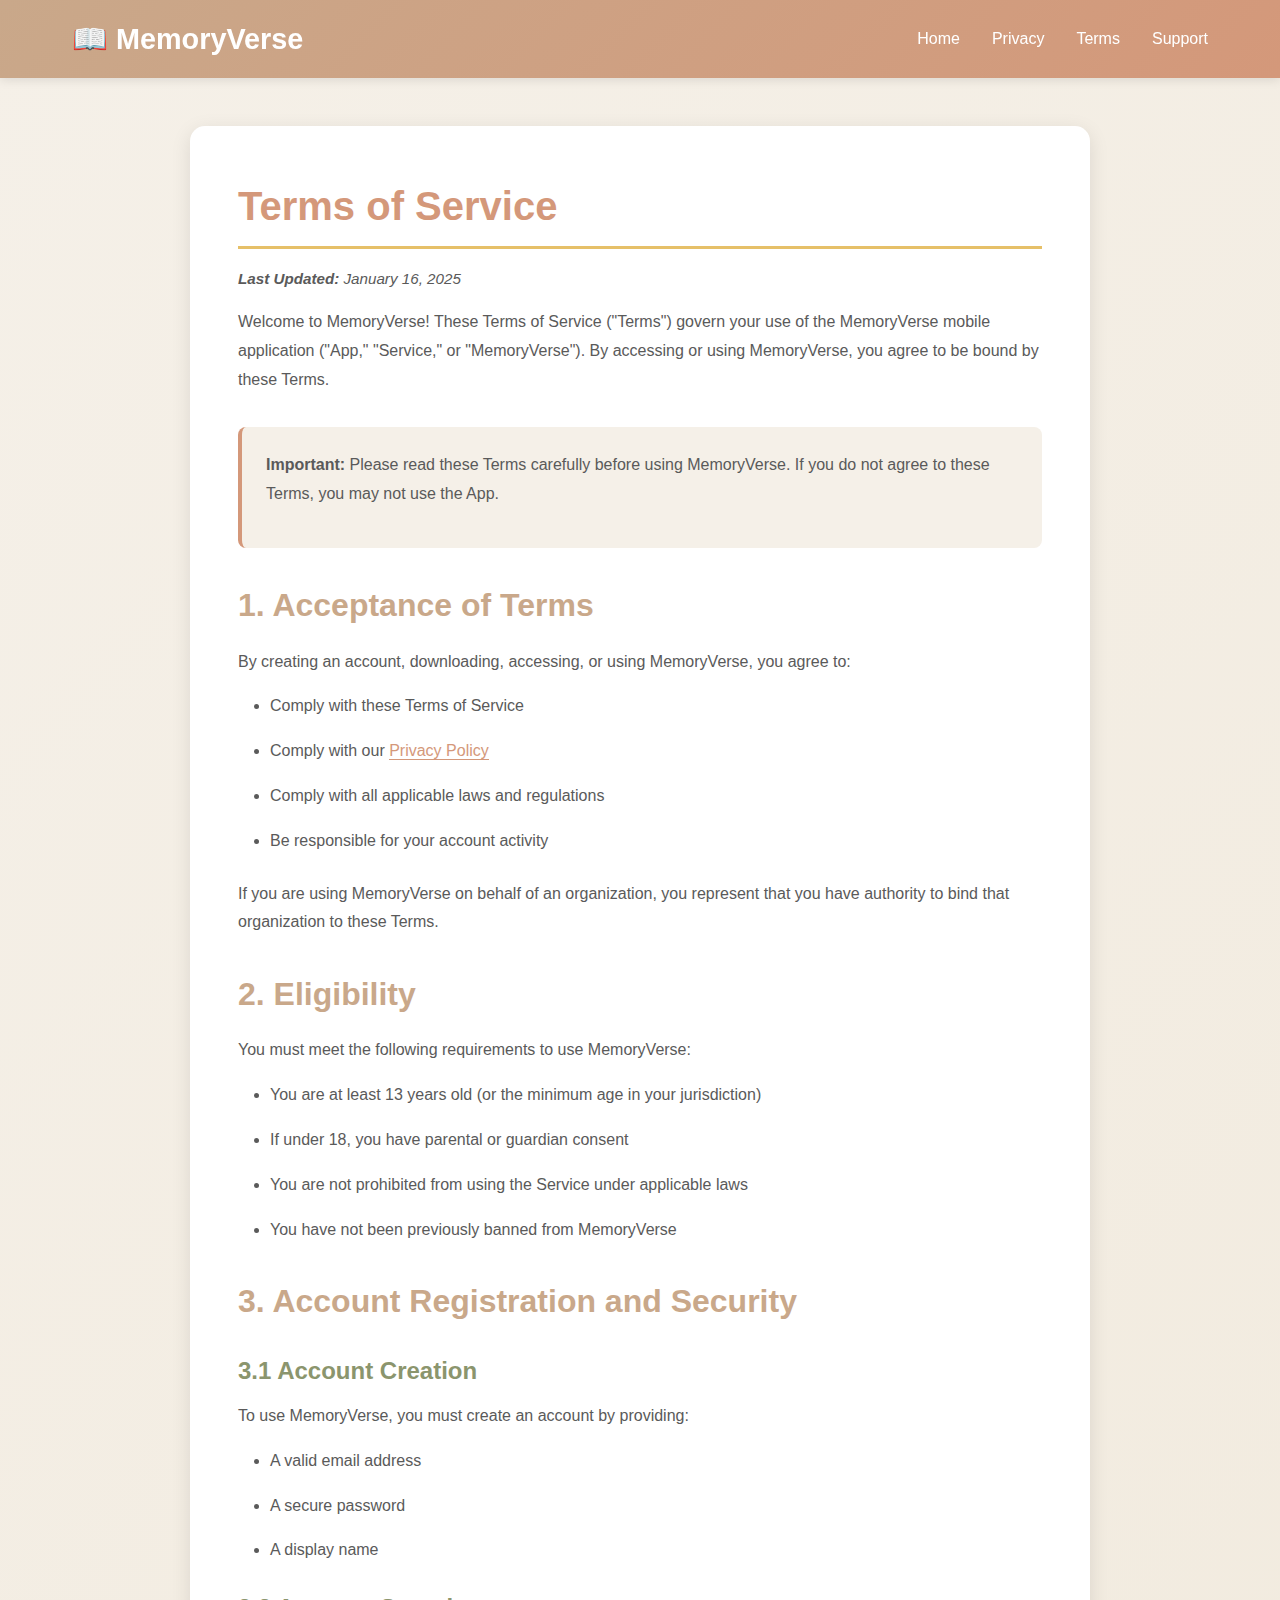
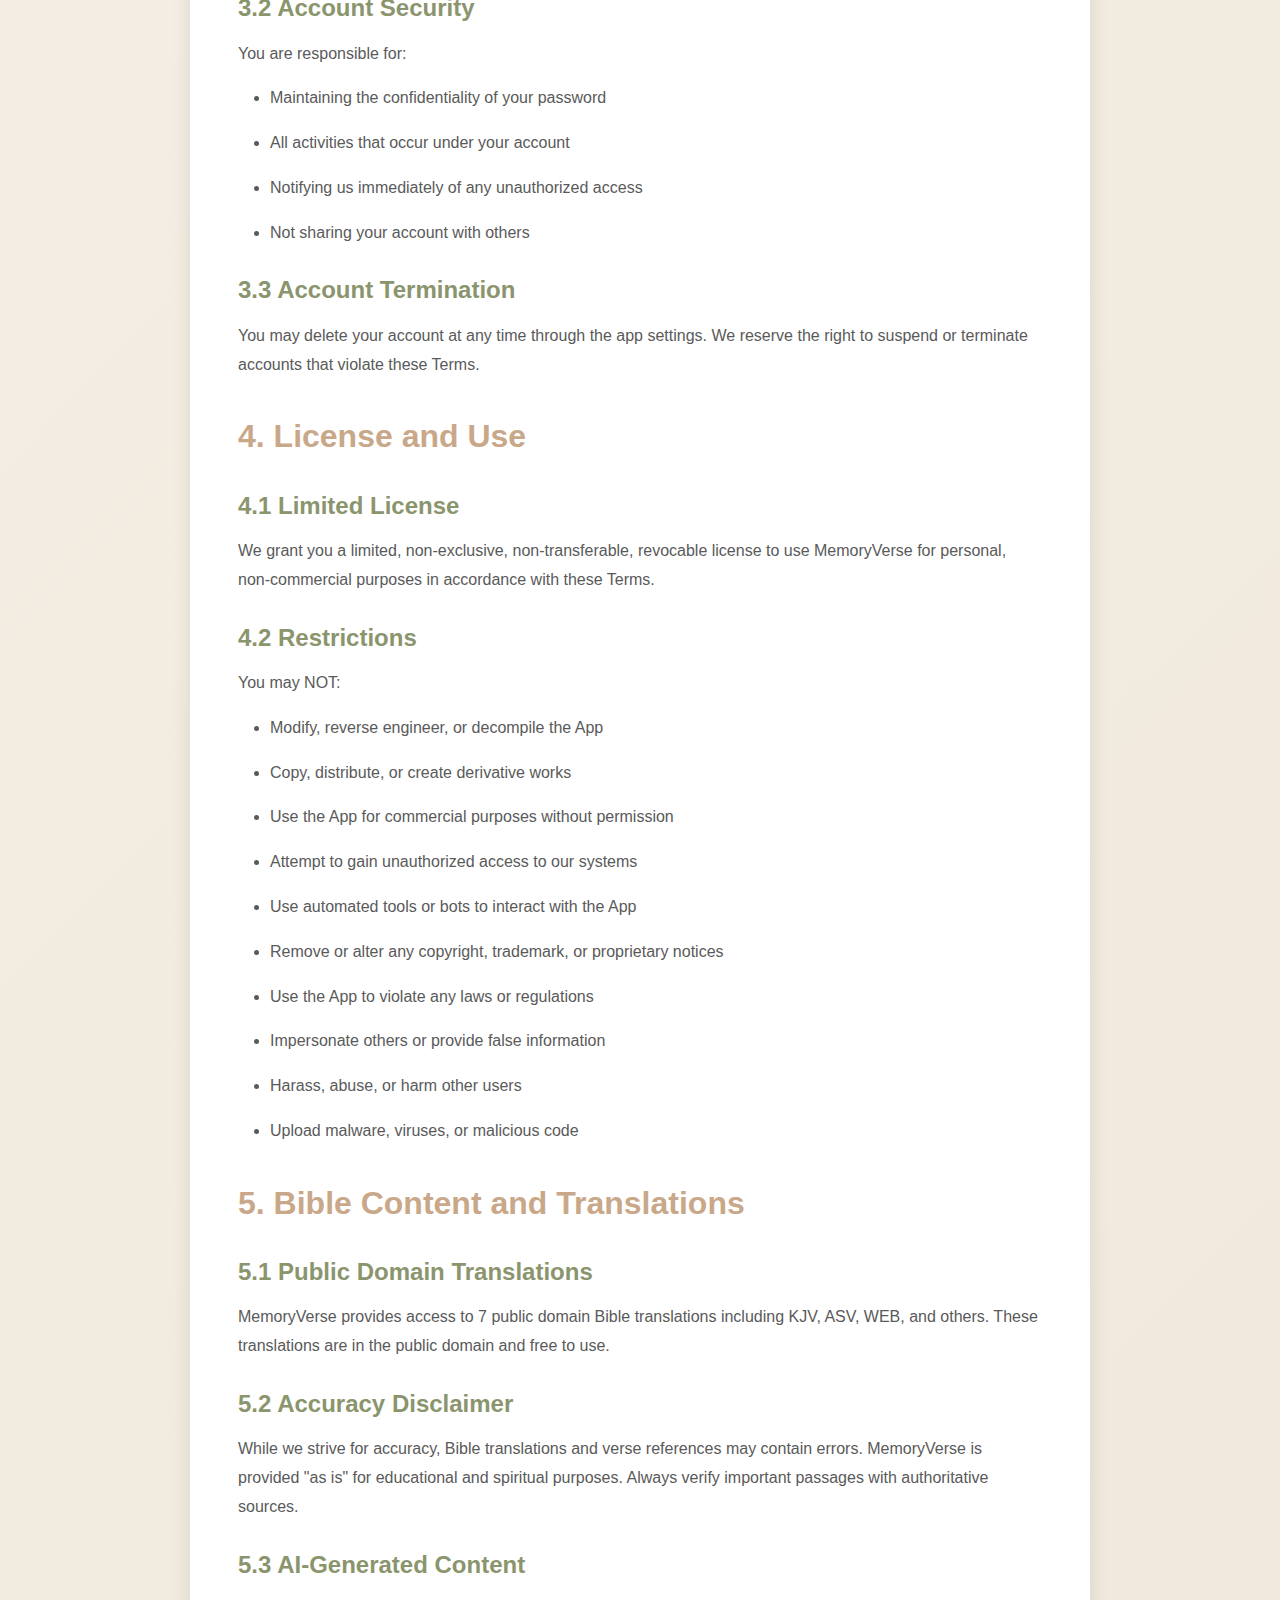
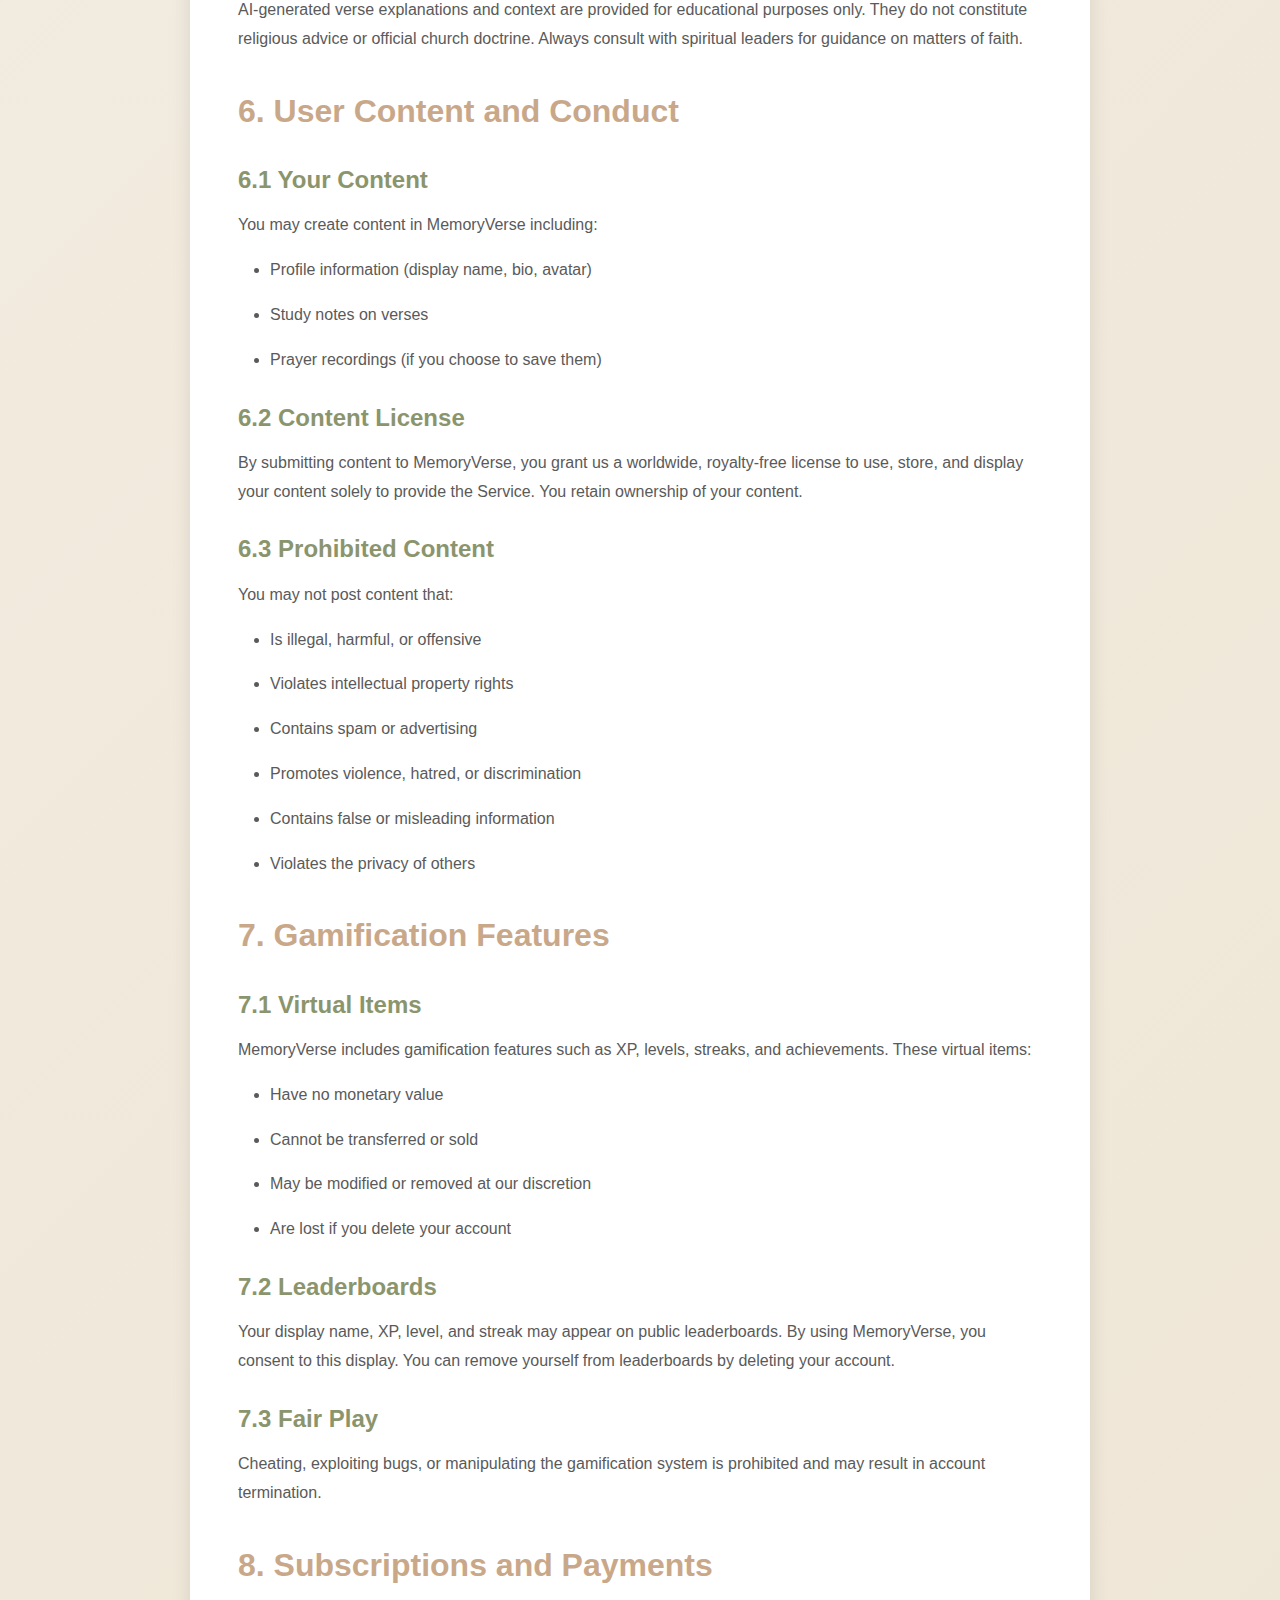
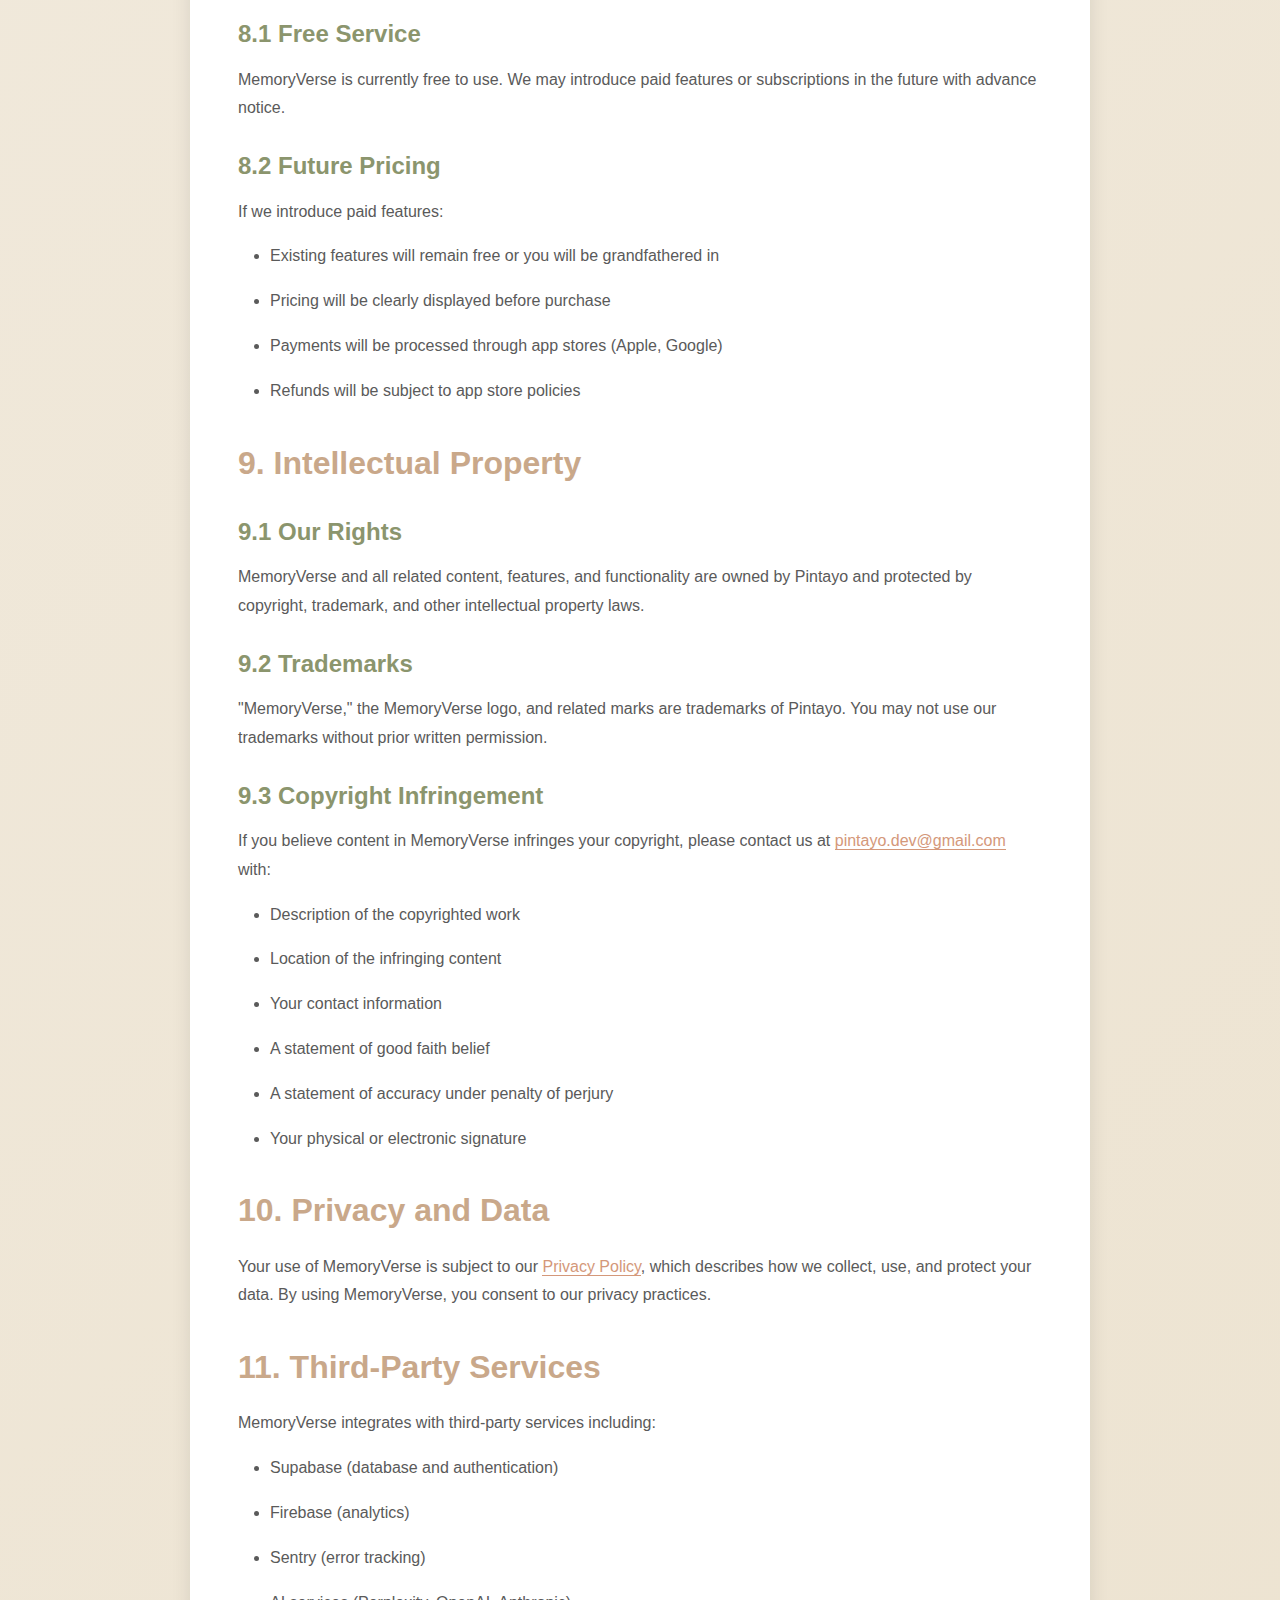
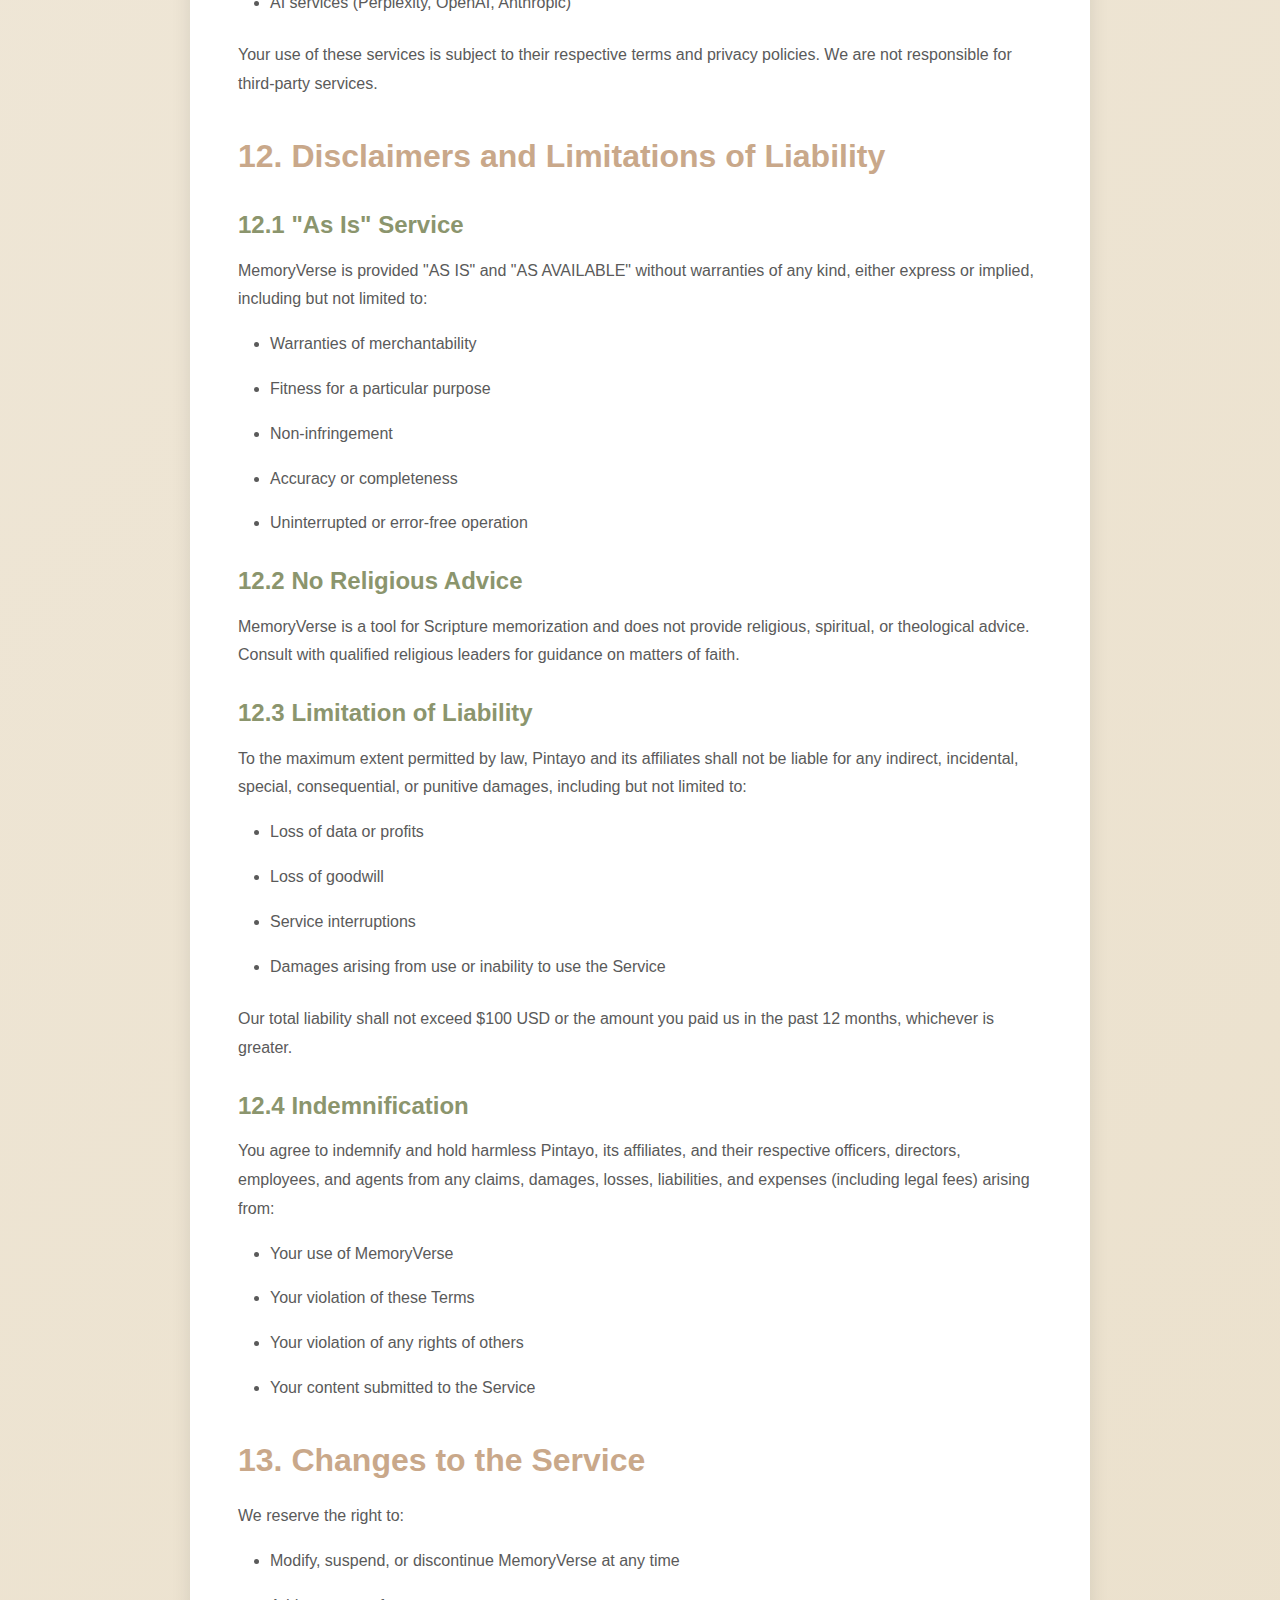
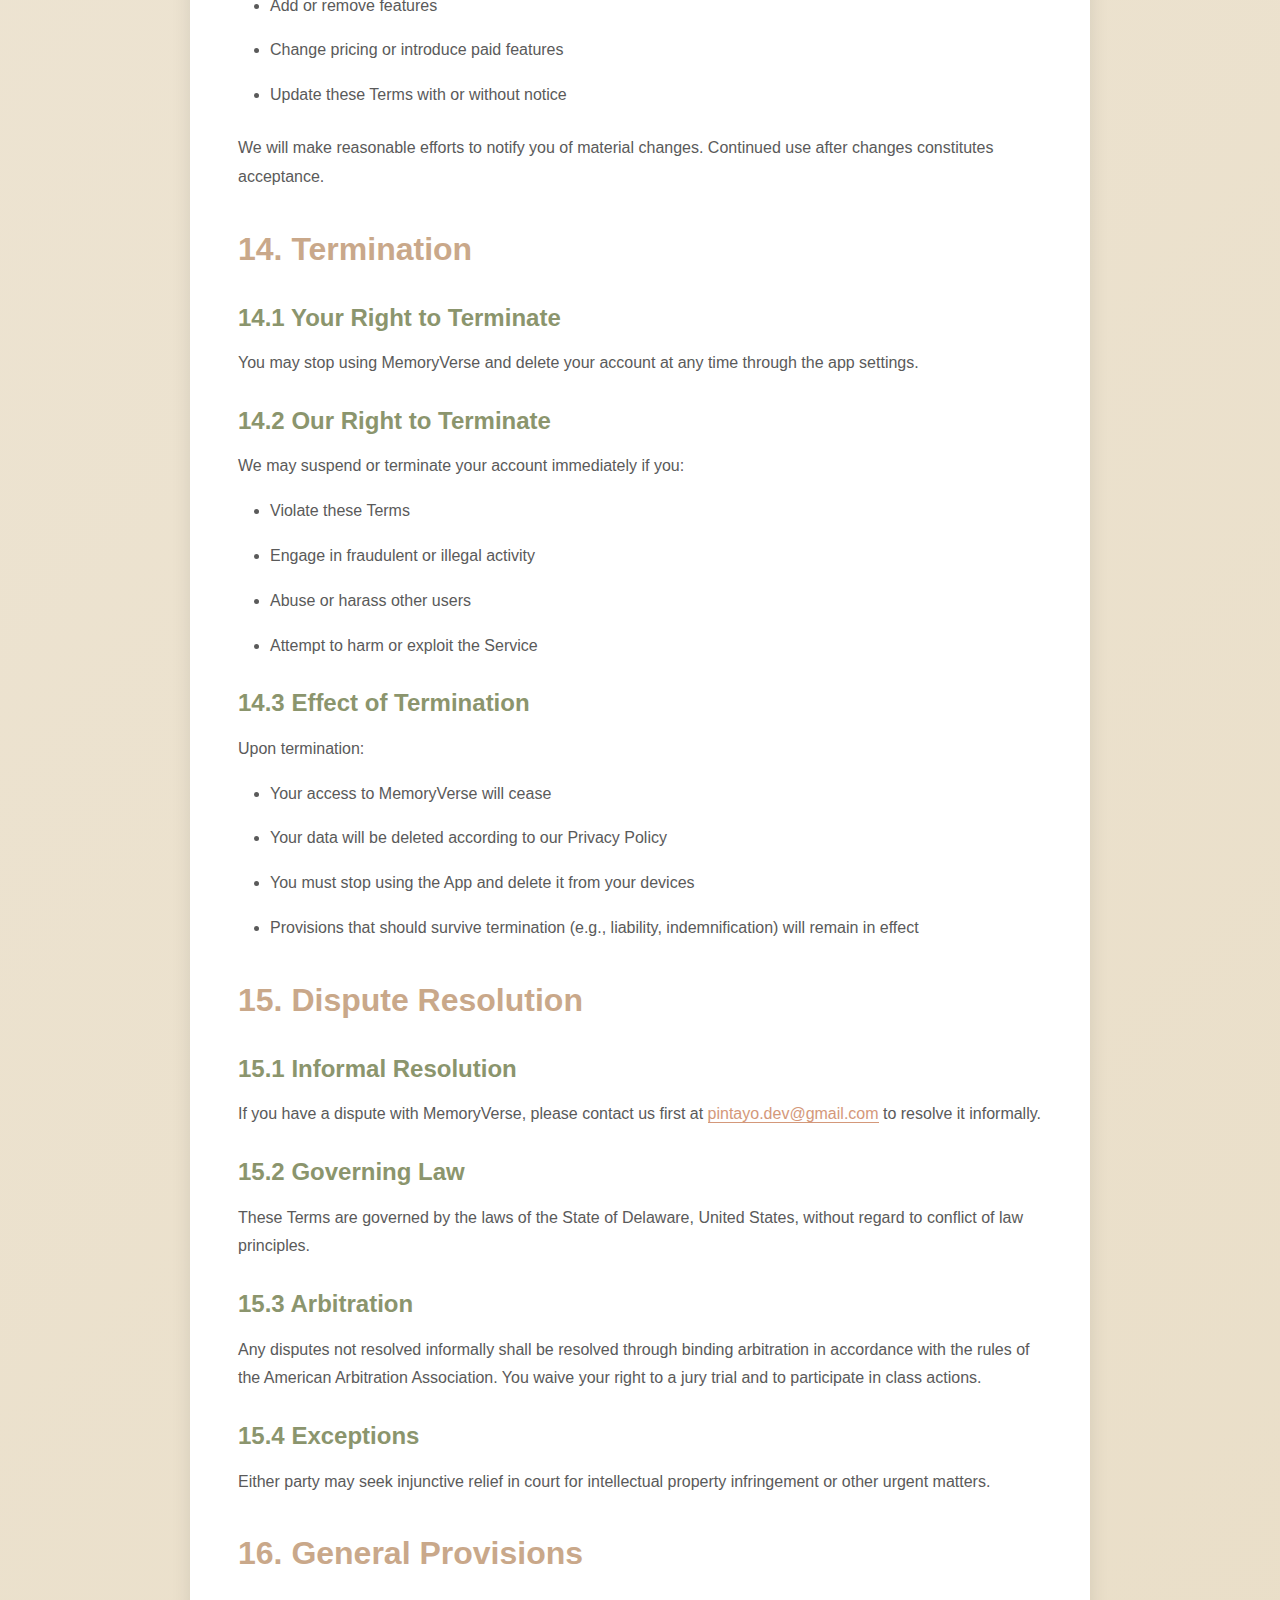
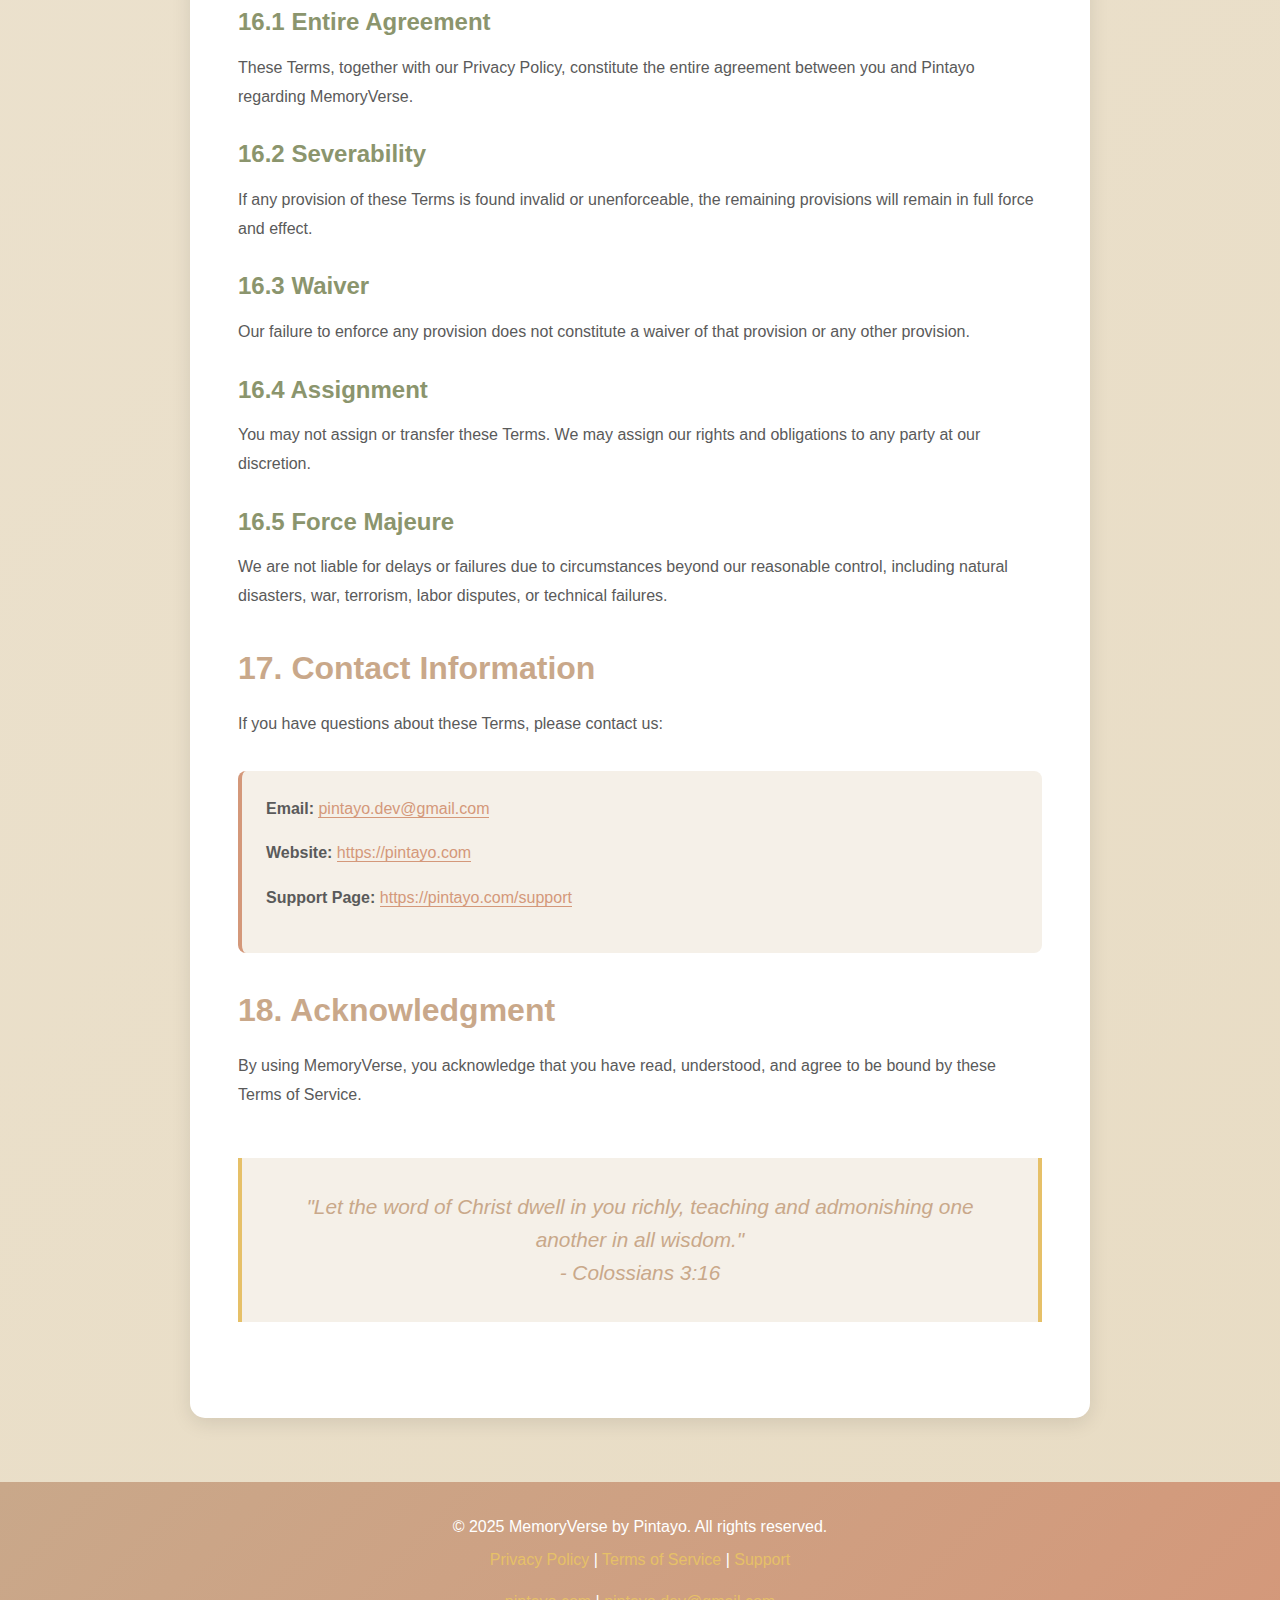
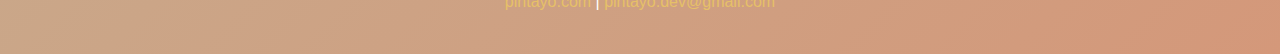
<file: terms.html>
<!DOCTYPE html>
<html lang="en">
<head>
    <meta charset="UTF-8">
    <meta name="viewport" content="width=device-width, initial-scale=1.0">
    <meta name="description" content="Terms of Service for MemoryVerse - Read our terms and conditions for using the app.">
    <title>Terms of Service - MemoryVerse</title>
    <link rel="stylesheet" href="styles.css">
</head>
<body>
    <header>
        <nav>
            <a href="index.html" class="logo">📖 MemoryVerse</a>
            <ul>
                <li><a href="index.html">Home</a></li>
                <li><a href="privacy.html">Privacy</a></li>
                <li><a href="terms.html">Terms</a></li>
                <li><a href="support.html">Support</a></li>
            </ul>
        </nav>
    </header>

    <main>
        <div class="container">
            <h1>Terms of Service</h1>
            <p class="last-updated"><strong>Last Updated:</strong> January 16, 2025</p>

            <p>
                Welcome to MemoryVerse! These Terms of Service ("Terms") govern your use of the
                MemoryVerse mobile application ("App," "Service," or "MemoryVerse"). By accessing
                or using MemoryVerse, you agree to be bound by these Terms.
            </p>

            <div class="highlight-box">
                <p>
                    <strong>Important:</strong> Please read these Terms carefully before using MemoryVerse.
                    If you do not agree to these Terms, you may not use the App.
                </p>
            </div>

            <h2>1. Acceptance of Terms</h2>

            <p>
                By creating an account, downloading, accessing, or using MemoryVerse, you agree to:
            </p>
            <ul>
                <li>Comply with these Terms of Service</li>
                <li>Comply with our <a href="privacy.html">Privacy Policy</a></li>
                <li>Comply with all applicable laws and regulations</li>
                <li>Be responsible for your account activity</li>
            </ul>

            <p>
                If you are using MemoryVerse on behalf of an organization, you represent that you
                have authority to bind that organization to these Terms.
            </p>

            <h2>2. Eligibility</h2>

            <p>You must meet the following requirements to use MemoryVerse:</p>
            <ul>
                <li>You are at least 13 years old (or the minimum age in your jurisdiction)</li>
                <li>If under 18, you have parental or guardian consent</li>
                <li>You are not prohibited from using the Service under applicable laws</li>
                <li>You have not been previously banned from MemoryVerse</li>
            </ul>

            <h2>3. Account Registration and Security</h2>

            <h3>3.1 Account Creation</h3>
            <p>To use MemoryVerse, you must create an account by providing:</p>
            <ul>
                <li>A valid email address</li>
                <li>A secure password</li>
                <li>A display name</li>
            </ul>

            <h3>3.2 Account Security</h3>
            <p>You are responsible for:</p>
            <ul>
                <li>Maintaining the confidentiality of your password</li>
                <li>All activities that occur under your account</li>
                <li>Notifying us immediately of any unauthorized access</li>
                <li>Not sharing your account with others</li>
            </ul>

            <h3>3.3 Account Termination</h3>
            <p>
                You may delete your account at any time through the app settings. We reserve the
                right to suspend or terminate accounts that violate these Terms.
            </p>

            <h2>4. License and Use</h2>

            <h3>4.1 Limited License</h3>
            <p>
                We grant you a limited, non-exclusive, non-transferable, revocable license to use
                MemoryVerse for personal, non-commercial purposes in accordance with these Terms.
            </p>

            <h3>4.2 Restrictions</h3>
            <p>You may NOT:</p>
            <ul>
                <li>Modify, reverse engineer, or decompile the App</li>
                <li>Copy, distribute, or create derivative works</li>
                <li>Use the App for commercial purposes without permission</li>
                <li>Attempt to gain unauthorized access to our systems</li>
                <li>Use automated tools or bots to interact with the App</li>
                <li>Remove or alter any copyright, trademark, or proprietary notices</li>
                <li>Use the App to violate any laws or regulations</li>
                <li>Impersonate others or provide false information</li>
                <li>Harass, abuse, or harm other users</li>
                <li>Upload malware, viruses, or malicious code</li>
            </ul>

            <h2>5. Bible Content and Translations</h2>

            <h3>5.1 Public Domain Translations</h3>
            <p>
                MemoryVerse provides access to 7 public domain Bible translations including KJV,
                ASV, WEB, and others. These translations are in the public domain and free to use.
            </p>

            <h3>5.2 Accuracy Disclaimer</h3>
            <p>
                While we strive for accuracy, Bible translations and verse references may contain
                errors. MemoryVerse is provided "as is" for educational and spiritual purposes.
                Always verify important passages with authoritative sources.
            </p>

            <h3>5.3 AI-Generated Content</h3>
            <p>
                AI-generated verse explanations and context are provided for educational purposes
                only. They do not constitute religious advice or official church doctrine. Always
                consult with spiritual leaders for guidance on matters of faith.
            </p>

            <h2>6. User Content and Conduct</h2>

            <h3>6.1 Your Content</h3>
            <p>
                You may create content in MemoryVerse including:
            </p>
            <ul>
                <li>Profile information (display name, bio, avatar)</li>
                <li>Study notes on verses</li>
                <li>Prayer recordings (if you choose to save them)</li>
            </ul>

            <h3>6.2 Content License</h3>
            <p>
                By submitting content to MemoryVerse, you grant us a worldwide, royalty-free license
                to use, store, and display your content solely to provide the Service. You retain
                ownership of your content.
            </p>

            <h3>6.3 Prohibited Content</h3>
            <p>You may not post content that:</p>
            <ul>
                <li>Is illegal, harmful, or offensive</li>
                <li>Violates intellectual property rights</li>
                <li>Contains spam or advertising</li>
                <li>Promotes violence, hatred, or discrimination</li>
                <li>Contains false or misleading information</li>
                <li>Violates the privacy of others</li>
            </ul>

            <h2>7. Gamification Features</h2>

            <h3>7.1 Virtual Items</h3>
            <p>
                MemoryVerse includes gamification features such as XP, levels, streaks, and
                achievements. These virtual items:
            </p>
            <ul>
                <li>Have no monetary value</li>
                <li>Cannot be transferred or sold</li>
                <li>May be modified or removed at our discretion</li>
                <li>Are lost if you delete your account</li>
            </ul>

            <h3>7.2 Leaderboards</h3>
            <p>
                Your display name, XP, level, and streak may appear on public leaderboards. By
                using MemoryVerse, you consent to this display. You can remove yourself from
                leaderboards by deleting your account.
            </p>

            <h3>7.3 Fair Play</h3>
            <p>
                Cheating, exploiting bugs, or manipulating the gamification system is prohibited
                and may result in account termination.
            </p>

            <h2>8. Subscriptions and Payments</h2>

            <h3>8.1 Free Service</h3>
            <p>
                MemoryVerse is currently free to use. We may introduce paid features or subscriptions
                in the future with advance notice.
            </p>

            <h3>8.2 Future Pricing</h3>
            <p>
                If we introduce paid features:
            </p>
            <ul>
                <li>Existing features will remain free or you will be grandfathered in</li>
                <li>Pricing will be clearly displayed before purchase</li>
                <li>Payments will be processed through app stores (Apple, Google)</li>
                <li>Refunds will be subject to app store policies</li>
            </ul>

            <h2>9. Intellectual Property</h2>

            <h3>9.1 Our Rights</h3>
            <p>
                MemoryVerse and all related content, features, and functionality are owned by
                Pintayo and protected by copyright, trademark, and other intellectual property laws.
            </p>

            <h3>9.2 Trademarks</h3>
            <p>
                "MemoryVerse," the MemoryVerse logo, and related marks are trademarks of Pintayo.
                You may not use our trademarks without prior written permission.
            </p>

            <h3>9.3 Copyright Infringement</h3>
            <p>
                If you believe content in MemoryVerse infringes your copyright, please contact us
                at <a href="mailto:pintayo.dev@gmail.com">pintayo.dev@gmail.com</a> with:
            </p>
            <ul>
                <li>Description of the copyrighted work</li>
                <li>Location of the infringing content</li>
                <li>Your contact information</li>
                <li>A statement of good faith belief</li>
                <li>A statement of accuracy under penalty of perjury</li>
                <li>Your physical or electronic signature</li>
            </ul>

            <h2>10. Privacy and Data</h2>

            <p>
                Your use of MemoryVerse is subject to our <a href="privacy.html">Privacy Policy</a>,
                which describes how we collect, use, and protect your data. By using MemoryVerse,
                you consent to our privacy practices.
            </p>

            <h2>11. Third-Party Services</h2>

            <p>
                MemoryVerse integrates with third-party services including:
            </p>
            <ul>
                <li>Supabase (database and authentication)</li>
                <li>Firebase (analytics)</li>
                <li>Sentry (error tracking)</li>
                <li>AI services (Perplexity, OpenAI, Anthropic)</li>
            </ul>

            <p>
                Your use of these services is subject to their respective terms and privacy policies.
                We are not responsible for third-party services.
            </p>

            <h2>12. Disclaimers and Limitations of Liability</h2>

            <h3>12.1 "As Is" Service</h3>
            <p>
                MemoryVerse is provided "AS IS" and "AS AVAILABLE" without warranties of any kind,
                either express or implied, including but not limited to:
            </p>
            <ul>
                <li>Warranties of merchantability</li>
                <li>Fitness for a particular purpose</li>
                <li>Non-infringement</li>
                <li>Accuracy or completeness</li>
                <li>Uninterrupted or error-free operation</li>
            </ul>

            <h3>12.2 No Religious Advice</h3>
            <p>
                MemoryVerse is a tool for Scripture memorization and does not provide religious,
                spiritual, or theological advice. Consult with qualified religious leaders for
                guidance on matters of faith.
            </p>

            <h3>12.3 Limitation of Liability</h3>
            <p>
                To the maximum extent permitted by law, Pintayo and its affiliates shall not be
                liable for any indirect, incidental, special, consequential, or punitive damages,
                including but not limited to:
            </p>
            <ul>
                <li>Loss of data or profits</li>
                <li>Loss of goodwill</li>
                <li>Service interruptions</li>
                <li>Damages arising from use or inability to use the Service</li>
            </ul>

            <p>
                Our total liability shall not exceed $100 USD or the amount you paid us in the
                past 12 months, whichever is greater.
            </p>

            <h3>12.4 Indemnification</h3>
            <p>
                You agree to indemnify and hold harmless Pintayo, its affiliates, and their
                respective officers, directors, employees, and agents from any claims, damages,
                losses, liabilities, and expenses (including legal fees) arising from:
            </p>
            <ul>
                <li>Your use of MemoryVerse</li>
                <li>Your violation of these Terms</li>
                <li>Your violation of any rights of others</li>
                <li>Your content submitted to the Service</li>
            </ul>

            <h2>13. Changes to the Service</h2>

            <p>We reserve the right to:</p>
            <ul>
                <li>Modify, suspend, or discontinue MemoryVerse at any time</li>
                <li>Add or remove features</li>
                <li>Change pricing or introduce paid features</li>
                <li>Update these Terms with or without notice</li>
            </ul>

            <p>
                We will make reasonable efforts to notify you of material changes. Continued use
                after changes constitutes acceptance.
            </p>

            <h2>14. Termination</h2>

            <h3>14.1 Your Right to Terminate</h3>
            <p>
                You may stop using MemoryVerse and delete your account at any time through the
                app settings.
            </p>

            <h3>14.2 Our Right to Terminate</h3>
            <p>
                We may suspend or terminate your account immediately if you:
            </p>
            <ul>
                <li>Violate these Terms</li>
                <li>Engage in fraudulent or illegal activity</li>
                <li>Abuse or harass other users</li>
                <li>Attempt to harm or exploit the Service</li>
            </ul>

            <h3>14.3 Effect of Termination</h3>
            <p>
                Upon termination:
            </p>
            <ul>
                <li>Your access to MemoryVerse will cease</li>
                <li>Your data will be deleted according to our Privacy Policy</li>
                <li>You must stop using the App and delete it from your devices</li>
                <li>Provisions that should survive termination (e.g., liability, indemnification) will remain in effect</li>
            </ul>

            <h2>15. Dispute Resolution</h2>

            <h3>15.1 Informal Resolution</h3>
            <p>
                If you have a dispute with MemoryVerse, please contact us first at
                <a href="mailto:pintayo.dev@gmail.com">pintayo.dev@gmail.com</a> to resolve it informally.
            </p>

            <h3>15.2 Governing Law</h3>
            <p>
                These Terms are governed by the laws of the State of Delaware, United States, without regard to
                conflict of law principles.
            </p>

            <h3>15.3 Arbitration</h3>
            <p>
                Any disputes not resolved informally shall be resolved through binding arbitration
                in accordance with the rules of the American Arbitration Association. You waive
                your right to a jury trial and to participate in class actions.
            </p>

            <h3>15.4 Exceptions</h3>
            <p>
                Either party may seek injunctive relief in court for intellectual property
                infringement or other urgent matters.
            </p>

            <h2>16. General Provisions</h2>

            <h3>16.1 Entire Agreement</h3>
            <p>
                These Terms, together with our Privacy Policy, constitute the entire agreement
                between you and Pintayo regarding MemoryVerse.
            </p>

            <h3>16.2 Severability</h3>
            <p>
                If any provision of these Terms is found invalid or unenforceable, the remaining
                provisions will remain in full force and effect.
            </p>

            <h3>16.3 Waiver</h3>
            <p>
                Our failure to enforce any provision does not constitute a waiver of that provision
                or any other provision.
            </p>

            <h3>16.4 Assignment</h3>
            <p>
                You may not assign or transfer these Terms. We may assign our rights and obligations
                to any party at our discretion.
            </p>

            <h3>16.5 Force Majeure</h3>
            <p>
                We are not liable for delays or failures due to circumstances beyond our reasonable
                control, including natural disasters, war, terrorism, labor disputes, or technical
                failures.
            </p>

            <h2>17. Contact Information</h2>

            <p>
                If you have questions about these Terms, please contact us:
            </p>

            <div class="highlight-box">
                <p><strong>Email:</strong> <a href="mailto:pintayo.dev@gmail.com">pintayo.dev@gmail.com</a></p>
                <p><strong>Website:</strong> <a href="https://pintayo.com">https://pintayo.com</a></p>
                <p><strong>Support Page:</strong> <a href="support.html">https://pintayo.com/support</a></p>
            </div>

            <h2>18. Acknowledgment</h2>

            <p>
                By using MemoryVerse, you acknowledge that you have read, understood, and agree
                to be bound by these Terms of Service.
            </p>

            <div class="verse-quote">
                "Let the word of Christ dwell in you richly, teaching and admonishing one another
                in all wisdom."
                <br>- Colossians 3:16
            </div>
        </div>
    </main>

    <footer>
        <p>&copy; 2025 MemoryVerse by Pintayo. All rights reserved.</p>
        <p>
            <a href="privacy.html">Privacy Policy</a> |
            <a href="terms.html">Terms of Service</a> |
            <a href="support.html">Support</a>
        </p>
        <p style="margin-top: 1rem;">
            <a href="https://pintayo.com">pintayo.com</a> |
            <a href="mailto:pintayo.dev@gmail.com">pintayo.dev@gmail.com</a>
        </p>
    </footer>
</body>
</html>
</file>
<file: styles.css>
/* MemoryVerse Website Styles */
:root {
    /* App-inspired color palette */
    --sandy-beige: #D4C4A8;
    --parchment-cream: #F5F0E8;
    --oatmeal: #E8DCC4;
    --soft-clay: #C9A88A;
    --warm-terracotta: #D4987A;
    --light-gold: #D4AF6A;
    --muted-olive: #8B956D;
    --sunlit-saffron: #E6C068;
    --dark-text: #2c2c2c;
    --light-text: #5a5a5a;
}

* {
    margin: 0;
    padding: 0;
    box-sizing: border-box;
}

body {
    font-family: 'Segoe UI', Tahoma, Geneva, Verdana, sans-serif;
    line-height: 1.6;
    color: var(--dark-text);
    background: linear-gradient(135deg, var(--parchment-cream) 0%, var(--oatmeal) 100%);
    min-height: 100vh;
}

/* Header */
header {
    background: linear-gradient(135deg, var(--soft-clay) 0%, var(--warm-terracotta) 100%);
    color: white;
    padding: 1rem 0;
    box-shadow: 0 2px 10px rgba(0,0,0,0.1);
    position: sticky;
    top: 0;
    z-index: 1000;
}

nav {
    max-width: 1200px;
    margin: 0 auto;
    display: flex;
    justify-content: space-between;
    align-items: center;
    padding: 0 2rem;
}

.logo {
    font-size: 1.8rem;
    font-weight: bold;
    text-decoration: none;
    color: white;
    display: flex;
    align-items: center;
    gap: 0.5rem;
}

nav ul {
    list-style: none;
    display: flex;
    gap: 2rem;
}

nav a {
    color: white;
    text-decoration: none;
    transition: color 0.3s ease;
    font-weight: 500;
}

nav a:hover {
    color: var(--sunlit-saffron);
}

/* Hero Section */
.hero {
    text-align: center;
    padding: 4rem 2rem;
    max-width: 1200px;
    margin: 0 auto;
}

.hero h1 {
    font-size: 3rem;
    margin-bottom: 1rem;
    color: var(--dark-text);
    font-weight: 700;
}

.hero .tagline {
    font-size: 1.5rem;
    color: var(--light-text);
    margin-bottom: 2rem;
    font-style: italic;
}

.hero p {
    font-size: 1.2rem;
    color: var(--light-text);
    max-width: 700px;
    margin: 0 auto 2rem;
}

/* App Badge Container */
.app-badges {
    display: flex;
    gap: 1rem;
    justify-content: center;
    margin-top: 2rem;
}

.badge {
    height: 50px;
    transition: transform 0.3s ease;
}

.badge:hover {
    transform: scale(1.05);
}

/* Features Section */
.features {
    max-width: 1200px;
    margin: 4rem auto;
    padding: 0 2rem;
}

.features h2 {
    text-align: center;
    font-size: 2.5rem;
    margin-bottom: 3rem;
    color: var(--dark-text);
}

.feature-grid {
    display: grid;
    grid-template-columns: repeat(auto-fit, minmax(300px, 1fr));
    gap: 2rem;
    margin-bottom: 3rem;
}

.feature-card {
    background: white;
    padding: 2rem;
    border-radius: 15px;
    box-shadow: 0 5px 15px rgba(0,0,0,0.1);
    transition: transform 0.3s ease, box-shadow 0.3s ease;
}

.feature-card:hover {
    transform: translateY(-5px);
    box-shadow: 0 10px 25px rgba(0,0,0,0.15);
}

.feature-icon {
    font-size: 3rem;
    margin-bottom: 1rem;
}

.feature-card h3 {
    font-size: 1.5rem;
    margin-bottom: 1rem;
    color: var(--warm-terracotta);
}

.feature-card p {
    color: var(--light-text);
    line-height: 1.8;
}

/* CTA Button */
.cta-button {
    display: inline-block;
    background: linear-gradient(135deg, var(--muted-olive) 0%, var(--sunlit-saffron) 100%);
    color: white;
    padding: 1rem 2.5rem;
    border-radius: 50px;
    text-decoration: none;
    font-size: 1.2rem;
    font-weight: bold;
    transition: transform 0.3s ease, box-shadow 0.3s ease;
    box-shadow: 0 5px 15px rgba(0,0,0,0.2);
}

.cta-button:hover {
    transform: translateY(-3px);
    box-shadow: 0 8px 20px rgba(0,0,0,0.3);
}

/* Content Container */
.container {
    max-width: 900px;
    margin: 3rem auto;
    padding: 3rem;
    background: white;
    border-radius: 15px;
    box-shadow: 0 5px 20px rgba(0,0,0,0.1);
}

.container h1 {
    font-size: 2.5rem;
    margin-bottom: 1rem;
    color: var(--warm-terracotta);
    border-bottom: 3px solid var(--sunlit-saffron);
    padding-bottom: 0.5rem;
}

.container h2 {
    font-size: 2rem;
    margin-top: 2rem;
    margin-bottom: 1rem;
    color: var(--soft-clay);
}

.container h3 {
    font-size: 1.5rem;
    margin-top: 1.5rem;
    margin-bottom: 0.75rem;
    color: var(--muted-olive);
}

.container p, .container li {
    margin-bottom: 1rem;
    color: var(--light-text);
    line-height: 1.8;
}

.container ul, .container ol {
    margin-left: 2rem;
    margin-bottom: 1.5rem;
}

.container a {
    color: var(--warm-terracotta);
    text-decoration: none;
    border-bottom: 1px solid var(--warm-terracotta);
    transition: color 0.3s ease;
}

.container a:hover {
    color: var(--sunlit-saffron);
    border-bottom-color: var(--sunlit-saffron);
}

.last-updated {
    font-style: italic;
    color: var(--light-text);
    margin-bottom: 2rem;
    font-size: 0.95rem;
}

/* Footer */
footer {
    background: linear-gradient(135deg, var(--soft-clay) 0%, var(--warm-terracotta) 100%);
    color: white;
    text-align: center;
    padding: 2rem;
    margin-top: 4rem;
}

footer p {
    margin-bottom: 0.5rem;
}

footer a {
    color: var(--sunlit-saffron);
    text-decoration: none;
    transition: color 0.3s ease;
}

footer a:hover {
    color: white;
}

/* Contact Form */
.contact-form {
    max-width: 600px;
    margin: 2rem auto;
}

.form-group {
    margin-bottom: 1.5rem;
}

.form-group label {
    display: block;
    margin-bottom: 0.5rem;
    font-weight: 600;
    color: var(--dark-text);
}

.form-group input,
.form-group textarea {
    width: 100%;
    padding: 0.75rem;
    border: 2px solid var(--oatmeal);
    border-radius: 8px;
    font-size: 1rem;
    font-family: inherit;
    transition: border-color 0.3s ease;
}

.form-group input:focus,
.form-group textarea:focus {
    outline: none;
    border-color: var(--warm-terracotta);
}

.form-group textarea {
    min-height: 150px;
    resize: vertical;
}

button[type="submit"] {
    background: linear-gradient(135deg, var(--muted-olive) 0%, var(--sunlit-saffron) 100%);
    color: white;
    padding: 1rem 2rem;
    border: none;
    border-radius: 50px;
    font-size: 1.1rem;
    font-weight: bold;
    cursor: pointer;
    transition: transform 0.3s ease, box-shadow 0.3s ease;
    box-shadow: 0 5px 15px rgba(0,0,0,0.2);
}

button[type="submit"]:hover {
    transform: translateY(-3px);
    box-shadow: 0 8px 20px rgba(0,0,0,0.3);
}

/* Responsive Design */
@media (max-width: 768px) {
    nav {
        flex-direction: column;
        gap: 1rem;
    }

    nav ul {
        flex-direction: column;
        gap: 0.5rem;
        text-align: center;
    }

    .hero h1 {
        font-size: 2rem;
    }

    .hero .tagline {
        font-size: 1.2rem;
    }

    .feature-grid {
        grid-template-columns: 1fr;
    }

    .container {
        margin: 2rem 1rem;
        padding: 2rem 1.5rem;
    }

    .app-badges {
        flex-direction: column;
        align-items: center;
    }
}

/* Highlight Box */
.highlight-box {
    background: var(--parchment-cream);
    border-left: 4px solid var(--warm-terracotta);
    padding: 1.5rem;
    margin: 2rem 0;
    border-radius: 8px;
}

.highlight-box h3 {
    margin-top: 0;
}

/* Bible Verse Quote Style */
.verse-quote {
    font-style: italic;
    font-size: 1.3rem;
    text-align: center;
    color: var(--soft-clay);
    margin: 3rem 0;
    padding: 2rem;
    border-left: 4px solid var(--sunlit-saffron);
    border-right: 4px solid var(--sunlit-saffron);
    background: var(--parchment-cream);
}
</file>
